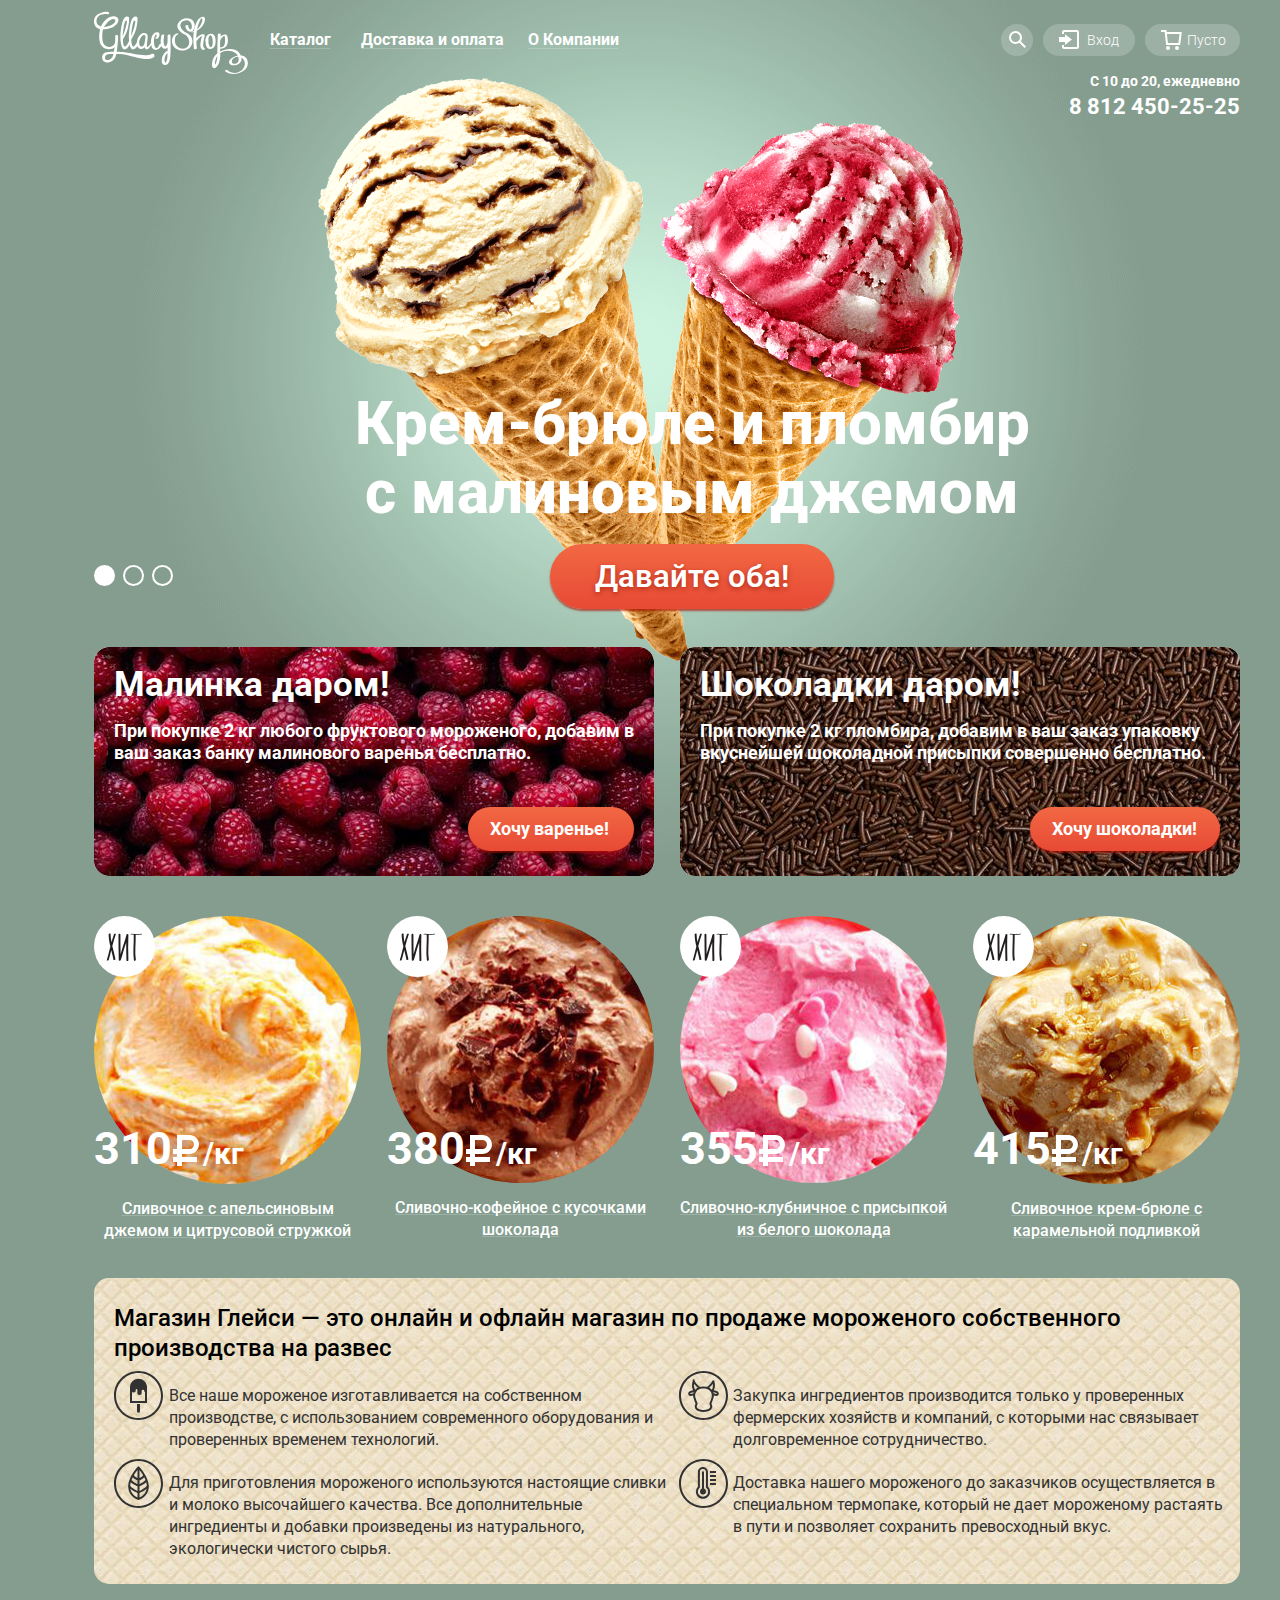
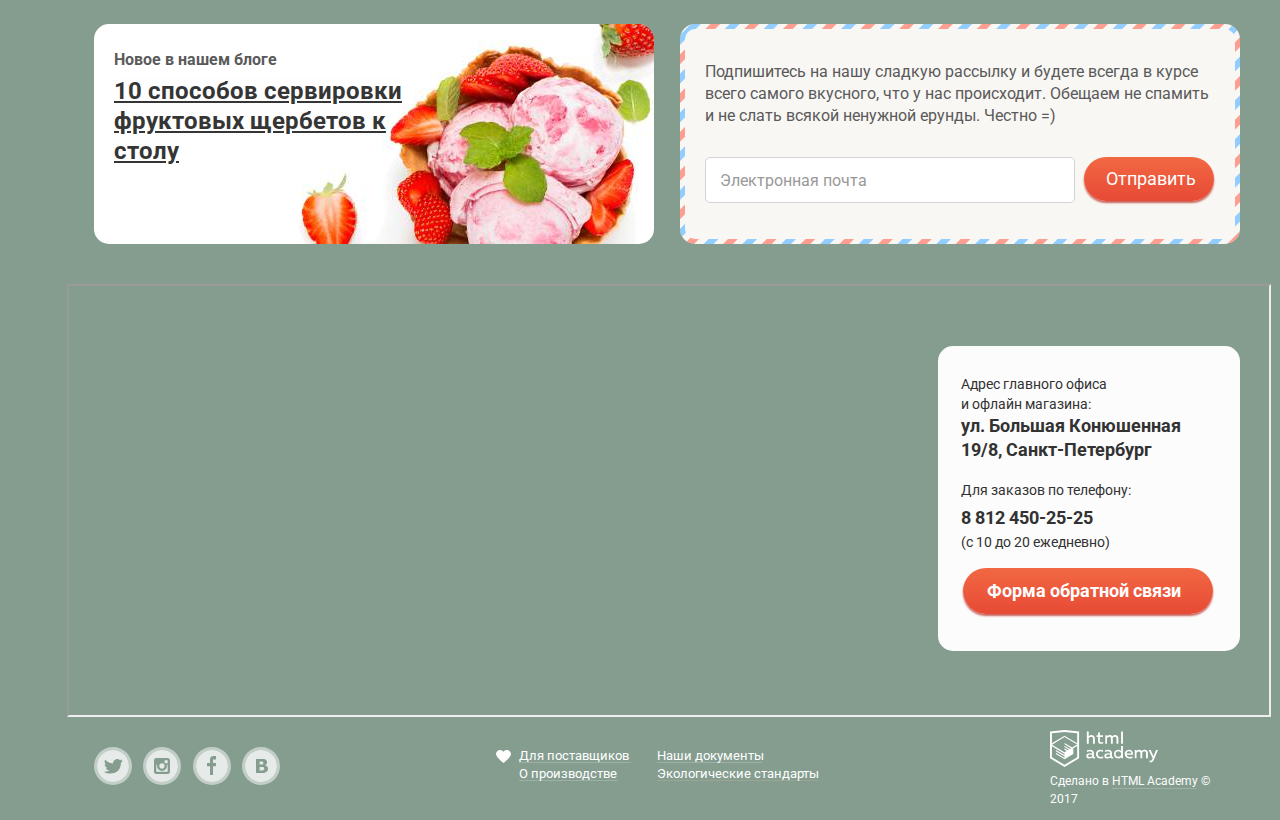
<file: index.html>
<!DOCTYPE html>
<html lang="ru">
  <head>
    <meta charset="utf-8">
    <title>GllacyShop Магазин мороженого</title>
    <link href="css/normalize.css" rel="stylesheet" type="text/css">
    <link href="css/style.css" rel="stylesheet">
    <link href="https://fonts.googleapis.com/css?family=Roboto" rel="stylesheet">
  </head>
  <body>
      <input type="radio" id="btn-1" name="toggle" checked>
      <input type="radio" id="btn-2" name="toggle">
      <input type="radio" id="btn-3" name="toggle">
      <div class="site-wrapper">
        <div class="content-wrapper">
         <div class="center-block">
          <header class="main-header">
            <nav class="main-navigation">
              <ul class="site-navigation">
                <li class="menu-logo">
                  <img src="img/logo.svg" alt="Gllacy магазин мороженого" width="154" height="64">
                </li>
                <li class="menu-catalog">
                  <a href="#">
                    Каталог
                  </a>
                  <ul class="catalog-menu">
                    <li><a href="#" class="news-catalog"><b>Новинки</b></a></li>
                    <li><a href="catalog.html" class="milk">Сливочное</a></li>
                    <li><a href="#" class="sherbet">Щербеты</a></li>
                    <li><a href="#" class="fruit-ice">Фруктовый лед</a></li>
                    <li><a href="#" class="melorin">Мелорин</a></li>
                  </ul>
                </li>
                <li class="delivery"><a href="#">Доставка и оплата</a></li>
                <li class="header-about-us"><a href="#">О Компании</a></li>
              </ul>
              <ul class="user-navigation">
                <li class="search-button">
                  <a href="#">
                  <span class="visually-hidden">
                    Поиск
                  </span>
                  </a>
                  <section class="modal header-search">
                    <h2 class="visually-hidden">Поиск</h2>
                    <form method="get">
                      <label for="search-site" class="visually-hidden">Поиск по сайту</label>
                      <input type="search" name="search-site" placeholder="Что ищем?" id="search-site">
                      <span class="help-placeholder">
                        Что ищем?
                      </span>
                      <span class="visually-hidden">
                        <button class="modal-close">
                        Закрыть
                        </button>
                      </span>
                    </form>
                  </section>
                </li>
                <li class="login-element">
                  <a class="login-link" href="#">Вход</a>
                  <section class="modal login-cabinet">
                    <h2 class="visually-hidden">Вход в личный кабинет</h2>
                    <form class="entry-site" method="post">
                      <p>
                        <input type="email" name="name" placeholder="Электронная почта" required>
                        <span class="help-placeholder">
                          Электронная почта
                        </span>
                      </p>
                      <p>
                        <input type="password" name="password-entry" placeholder="Пароль" required>
                        <span class="help-placeholder">
                          Пароль
                        </span>
                      </p>
                      <button type="submit" name="entry">
                        Войти
                      </button>
                    </form>
                    <div class="modal lost-password">
                      <a href="#">Забыли пароль?</a><br>
                      <a href="#">Новая регистрация</a>
                      <span class="visually-hidden">
                        <button class="modal-close">
                          Закрыть
                        </button>
                      </span>
                    </div>
                  </section>
                </li>
                <li class="empty-basket"><a href="#">Пусто</a></li>
              </ul>
            </nav>
            <div class="main-contacts">
              <span>С 10 до 20, ежедневно</span><br>
              <span>8 812 450-25-25</span>
            </div>
          </header>
          <div class="slider">
            <div class="slide" id="slide1">
              <div class="slide-title">Крем-брюле и пломбир с малиновым джемом</div>
              <a class="slide-btn" href="#">Давайте оба!</a>
            </div>
            <div class="slide" id="slide2">
              <div class="slide-title">Шоколадный пломбир и лимонный сорбет</div>
              <a class="slide-btn" href="#">Давайте оба!</a>
            </div>
            <div class="slide" id="slide3">
              <div class="slide-title">Пломбир с помадкой и клубничный щербет</div>
              <a class="slide-btn" href="#">Давайте оба!</a>
            </div>
            <div class="slider-controls">
              <label for="btn-1"></label>
              <label for="btn-2"></label>
              <label for="btn-3"></label>
            </div>
          </div>
      </div>
      <main class="container">
        <h1 class="visually-hidden">Глейси магазин мороженого</h1>
        <h2 class="visually-hidden">Специальные предложения</h2>
        <ul class="promo">
          <li>
            <article class="raspberry">
              <h3 class="promo-name">Малинка даром!</h3>
              <p>
                При покупке 2 кг любого фруктового мороженого, добавим в ваш заказ банку малинового варенья бесплатно.
              </p>
              <div class="want-button">
                <a class="button-free-rasberry" href="#">
                Хочу варенье!
                </a>
              </div>
            </article>
          </li>
          <li>
            <article class="chocolate">
              <h3 class="promo-name">Шоколадки даром!</h3>
              <p>
                При покупке 2 кг пломбира, добавим в ваш заказ упаковку вкуснейшей шоколадной присыпки совершенно бесплатно.
              </p>
              <div class="want-button">
                <a class="button-free-chocolate" href="#">
                Хочу шоколадки!
                </a>
              </div>
            </article>
          </li>
        </ul>
        <section class="our-hits">
          <h2 class="visually-hidden">Наши хиты</h2>
          <ul class="hits">
            <li>
              <article class="orange-ice-cream">
                <a href="#">
                  <img src="img/index/orange_ice_cream.jpg" alt="Сливочное с апельсиновым джемом и цитрусовой стружкой" width="200" height="200">
                  <div class="price-kg">
                    <span class="price-item">
                      310
                    </span>
                    <span class="visually-hidden">
                      рублей
                    </span>
                    <span class="kg">
                      /кг
                    </span>
                  </div>
                  <p>
                    Сливочное с апельсиновым джемом и цитрусовой стружкой
                  </p>
                </a>
              </article>
              <div class="modal quick-view">
                <button class="open-view">Быстрый просмотр</button>
              </div>
            </li>
            <li>
              <article class="coffee-ice-cream">
                <a href="#">
                  <img src="img/index/coffee_ice_cream.jpg" alt="Сливочно-кофейное с кусочками шоколада" width="200" height="200">
                  <div class="hit-price-kg">
                    <span class="price-item">
                      380
                    </span>
                    <span class="visually-hidden">
                      рублей
                    </span>
                    <span class="kg">
                      /кг
                    </span>
                  </div>
                  <p>
                    Сливочно-кофейное с кусочками шоколада
                  </p>
                </a>
              </article>
              <div class="modal quick-view">
                <button class="open-view">Быстрый просмотр</button>
              </div>
            </li>
            <li>
              <article class="strawberry-ice-cream">
                <a href="#">
                  <img src="img/index/strawberry_ice_cream.jpg" alt="Сливочно-клубничное с присыпкой из белого шоколада" width="200" height="200">
                  <div class="price-kg">
                    <span class="price-item">
                      355
                    </span>
                    <span class="visually-hidden">
                      рублей
                    </span>
                    <span class="kg">
                      /кг
                    </span>
                  </div>
                  <p>
                    Сливочно-клубничное с присыпкой из белого шоколада
                  </p>
                </a>
              </article>
              <div class="modal quick-view">
                <button class="open-view">Быстрый просмотр</button>
              </div>
            </li>
            <li>
              <article class="caramel-ice-cream">
                <a href="#">
                  <img src="img/index/caramel_ice_cream.jpg" alt="Сливочное крем-брюле с карамельной подливкой" width="200" height="200">
                  <div class="price-kg">
                    <span class="price-item">
                      415
                    </span>
                    <span class="visually-hidden">
                      рублей
                    </span>
                    <span class="kg">
                      /кг
                    </span>
                  </div>
                  <p>
                    Сливочное крем-брюле с карамельной подливкой
                  </p>
                </a>
              </article>
              <div class="modal quick-view">
                <button class="open-view">Быстрый просмотр</button>
              </div>
            </li>
          </ul>
        </section>
        <section class="gllacy-plus">
          <h2 class="visually-hidden">Преимущества Глейси</h2>
          <p class="short-description">Магазин Глейси — это онлайн и офлайн магазин по продаже мороженого собственного производства на развес</p>
          <div class="advantage">
            <p>Все наше мороженое изготавливается на собственном производстве, с использованием современного оборудования и проверенных временем технологий.</p>
            <p>Закупка ингредиентов  производится только у проверенных фермерских хозяйств и компаний, с которыми нас связывает долговременное сотрудничество.</p>
            <p>Для приготовления мороженого используются настоящие сливки и молоко высочайшего качества. Все дополнительные ингредиенты и добавки произведены из натурального, экологически чистого сырья.</p>
            <p>Доставка нашего мороженого до заказчиков осуществляется в специальном термопаке, который не дает мороженому растаять в пути и позволяет сохранить превосходный вкус.</p>
          </div>
        </section>
        <div class="news-mail">
          <article class="news">
            <h2 class="visually-hidden">Новости</h2>
            <span class="news-blog">Новое в нашем блоге</span><br>
            <span class="new-post">
              <a href="#">10 способов сервировки фруктовых щербетов к столу</a>
            </span>
          </article>
          <div class="mailing">
            <div class="striped-wrapper">
              <p>
                Подпишитесь на нашу сладкую рассылку и будете всегда в курсе всего самого вкусного, что у нас происходит. Обещаем не спамить и не слать всякой ненужной ерунды. Честно =)
              </p>
              <form class="email" method="post">
                <label for="newsletter" class="visually-hidden">Электронная почта</label>
                <input type="email" placeholder="Электронная почта" name="email" id="newsletter" required>
                <span class="help-placeholder">Электронная почта</span>
                <button class="send-email" type="submit">Отправить</button>
              </form>
            </div>
          </div>
        </div>
        <div class="map">
          <iframe src="https://yandex.ru/map-widget/v1/-/CBUf76hbGA" width="1200" height="429"></iframe>
          <img src="img/index/map.jpg" width="1200" height="429" alt="Магазин мороженого Gllacy. ул. Большая Конюшенная 19/8, Санкт-Петербург">
          <div class="contacts">
            <div>
              <p class="adress">
                <span>Адрес главного офиса и офлайн магазина:</span><br>
                <span>ул. Большая Конюшенная 19/8, Санкт-Петербург</span>
              </p>
              <p class="phone">
                <span>Для заказов по телефону:</span><br>
                <span>8 812 450-25-25</span><br>
                <span>(с 10 до 20 ежедневно)</span>
              </p>
            </div>
            <button class="feedback-link">Форма обратной связи</button>
          </div>
        </div>
      </main>
      <footer class="main-footer">
        <div class="footer-social">
          <ul class="socail">
            <li><a class="social-button twitter" href="#"><span class="visually-hidden">Твиттер</span></a></li>
            <li><a class="social-button instagram" href="#"><span class="visually-hidden">Инстаграм</span></a></li>
            <li><a class="social-button facebook" href="#"><span class="visually-hidden">Фэйсбук</span></a></li>
            <li><a class="social-button vkontakte" href="#"><span class="visually-hidden">Вконтакте</span></a></li>
          </ul>
        </div>
        <div class="footer-about-us">
          <ul class="about-making">
            <li><a href="#">Для поставщиков</a></li>
            <li><a href="#">О производстве</a></li>
          </ul>
          <ul class="about-documents">
            <li><a href="#">Наши документы</a></li>
            <li><a href="#">Экологические стандарты</a></li>
          </ul>
        </div>
        <div class="copyright">
          <a href="https://htmlacademy.ru/intensive/htmlcss"><img src="img/logo-htmlacademy.svg" alt="HTML Academy" height="39" width="108"></a><br>
          Сделано в <a href="https://htmlacademy.ru/intensive/htmlcss" class="academy-link">HTML Academy</a> © 2017
        </div>
      </footer>
      <section class="modal feedback-form">
          <h2 class="visually-hidden">Форма обратной связи</h2>
          <span>Мы обязательно вам ответим!</span>
          <form class="feedback-area" method="post">
            <p><input name="name" type="text" placeholder="Как Вас зовут?" id="feedback-name"><label for="feedback-name" class="help-placeholder">Как Вас зовут</label></p>
            <p><input name="email-in-form" type="email" placeholder="Ваша почта для ответа?" id="feedback-mail"><label for="feedback-mail" class="help-placeholder">Ваша почта для ответа?</label></p>
            <p><textarea name="feedback" placeholder="Напишите что-нибудь..." id="feedback"></textarea><label for="feedback" class="help-placeholder">Напишите что-нибудь...</label></p>
            <div class="button-place"><button type="submit" name="send-feedback">Отправить</button></div>
            <button class="modal-close"><span class="visually-hidden">Закрыть</span></button>
          </form>
      </section>
    </div>
   </div>
   <script src="js/script.js"></script>
  </body>
</html>
</file>
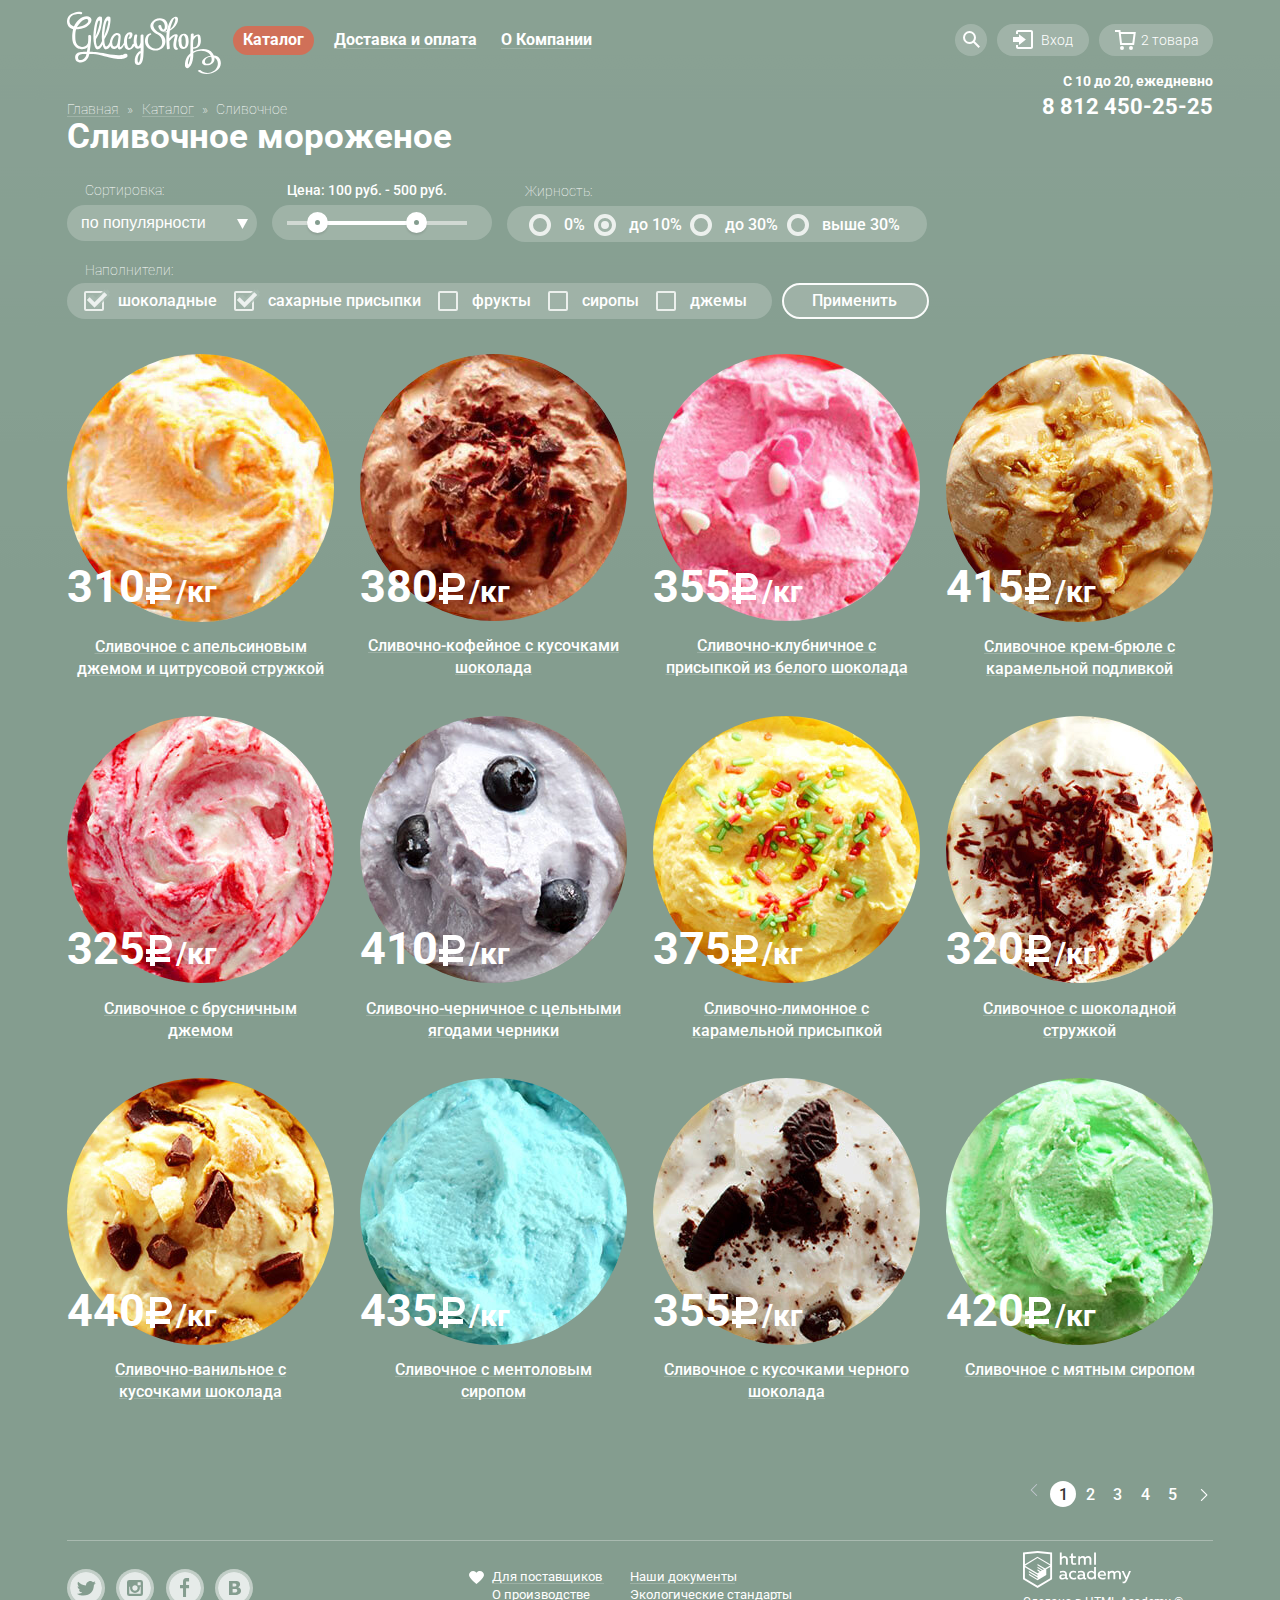
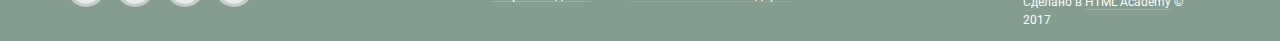
<file: catalog.html>
<!DOCTYPE html>
<html lang="ru">
  <head>
    <meta charset="utf-8">
    <title>GllacyShop Каталог: Сливочное мороженое</title>
    <link href="css/normalize.css" rel="stylesheet" type="text/css">
    <link href="css/style.css" rel="stylesheet" type="text/css">
    <link href="https://fonts.googleapis.com/css?family=Roboto" rel="stylesheet">
  </head>
  <body>
      <div class="shine">
        <div class="center-block">
        <header class="main-header">
          <nav class="main-navigation">
            <ul class="site-navigation">
              <li class="menu-logo"><a href="index.html"><img src="img/logo.svg" alt="Логотип GllacyShop" width="154" height="64"></a></li>
              <li class="current-page">
                <a href="">Каталог</a>
                <ul class="catalog-menu">
                  <li><a href="#" class="news-catalog"><b>Новинки</b></a></li>
                  <li><a href="catalog.html" class="milk">Сливочное</a></li>
                  <li><a href="#" class="sherbet">Щербеты</a></li>
                  <li><a href="#" class="fruit-ice">Фруктовый лед</a></li>
                  <li><a href="#" class="melorin">Мелорин</a></li>
                </ul>
              </li>
              <li class="delivery"><a href="#">Доставка и оплата</a></li>
              <li class="header-about-us"><a href="#">О Компании</a></li>
            </ul>
            <ul class="user-navigation">
              <li class="search-button">
                <a href="#"><span class="visually-hidden">Поиск</span></a>
                <section class="modal header-search">
                  <h2 class="visually-hidden">Поиск</h2>
                  <form method="get">
                    <label for="search-site" class="visually-hidden">Поиск по сайту</label>
                    <input type="search" name="search-site" placeholder="Что ищем?" id="search-site">
                    <span class="help-placeholder">
                      Что ищем?
                    </span>
                    <span class="visually-hidden">
                      <button class="modal-close">
                        Закрыть
                      </button>
                    </span>
                  </form>
                </section>
              </li>
              <li class="login-element">
                <a class="login-link" href="#">Вход</a>
                <section class="modal login-cabinet">
                  <h2 class="visually-hidden">Вход в личный кабинет</h2>
                  <form class="entry-site" method="post">
                    <p>
                      <input type="email" name="name" placeholder="Электронная почта" required>
                      <span class="help-placeholder">
                        Электронная почта
                      </span>
                    </p>
                    <p>
                      <input type="password" name="password-entry" placeholder="Пароль" required>
                      <span class="help-placeholder">
                        Пароль
                      </span>
                    </p>
                    <button type="submit" name="entry">
                    Войти
                    </button>
                  </form>
                  <div class="modal lost-password">
                    <a href="#">Забыли пароль?</a><br>
                    <a href="#">Новая регистрация</a>
                    <span class="visually-hidden">
                    <button class="modal-close">
                    Закрыть
                    </button>
                    </span>
                  </div>
                </section>
              </li>
              <li>
                <a href="#" class="full-backet">2 товара</a>
                <section class="modal basket-2">
                  <h2 class="visually-hidden">Ваши покупки</h2>
                  <table class="basket-table">
                    <tr>
                      <td class="delete-button1">
                        <button class="delete visually-hidden">
                        Удалить
                        </button>
                      </td>
                      <td class="purchase-goods1">
                        <a href="#">Пломбир с апельсиновым джемом</a>
                      </td>
                      <td class="price-basket">
                        1,5 кг х <span>200 руб.</span>
                      </td>
                      <td class="total-item">
                        300 руб.
                      </td>
                    </tr>
                    <tr>
                      <td class="delete-button2">
                        <button class="delete visually-hidden">
                        Удалить
                        </button>
                      </td>
                      <td class="purchase-goods2">
                        <a  href="#">Клубничный пломбир с присыпкой из белого шоколада</a>
                      </td>
                      <td class="price-basket">
                        1,5 кг х
                        <span>
                        300 руб.
                        </span>
                      </td>
                      <td class="total-item">
                        450 руб.
                      </td>
                    </tr>
                  </table>
                  <div class="make-order">
                    <span class="basket-total">Итого: 750 руб.</span>
                    <a href="#">Оформить заказ</a>
                  </div>
                  <button class="modal-close visually-hidden">Закрыть</button>
                </section>
              </li>
            </ul>
          </nav>
          <div class="main-contacts">
            <span>С 10 до 20, ежедневно</span><br>
            <span>8 812 450-25-25</span>
          </div>
        </header>
        <main class="container">
          <div class="breadcrumbs">
            <ul>
              <li><a href="index.html">Главная</a></li>
              <li>»</li>
              <li><a href="#">Каталог</a></li>
              <li>»</li>
              <li class="current-breadcrumbs">Сливочное</li>
            </ul>
          </div>
          <h1>Сливочное мороженое</h1>
          <section class="search-bar">
            <h2 class="visually-hidden">Фильтры поиска</h2>
            <form class="search" method="get">
              <fieldset>
                <span class="name-filter">Сортировка:</span><br>
                <select name="sorting" id="sorting">
                  <option label="по популярности">по популярности</option>
                  <option label="сначала недорогие">сначала недорогие</option>
                  <option label="саначала дорогие">сначала дорогие</option>
                  <option label="по жирности">по жирности</option>
                </select>
              </fieldset>
              <fieldset>
                <div class="filter-price">
                  <span class="filter-title">Цена: 100 руб. - 500 руб.</span>
                  <div class="price-line">
                    <div class="price-controller"></div>
                  </div>
                </div>
              </fieldset>
              <fieldset>
                <span class="name-filter">Жирность:</span><br>
                <div class="fat-block">
                  <input type="radio" name="fat" id="fat1" value="0"> <label for="fat1">0%</label>
                  <input type="radio" name="fat" id="fat2" value="10" checked> <label for="fat2">до 10%</label>
                  <input type="radio" name="fat" id="fat3" value="30"> <label for="fat3">до 30%</label>
                  <input type="radio" name="fat" id="fat4" value="30+"> <label for="fat4">выше 30%</label>
                </div>
              </fieldset>
              <fieldset>
                <span class="name-filter">Наполнители:</span><br>
                <div class="filler-block">
                  <input type="checkbox" name="filler" id="filler1" value="1" checked><label for="filler1">шоколадные</label>
                  <input type="checkbox" name="filler" id="filler2" value="2" checked><label for="filler2">сахарные присыпки</label>
                  <input type="checkbox" name="filler" id="filler3" value="3"><label for="filler3">фрукты</label>
                  <input type="checkbox" name="filler" id="filler4" value="4"><label for="filler4">сиропы</label>
                  <input type="checkbox" name="filler" id="filler5" value="5"><label for="filler5">джемы</label>
                </div>
              </fieldset>
              <fieldset>
                <button class="start-search" type="submit">Применить</button>
              </fieldset>
            </form>
          </section>
      <section class="sorts-of-ice-cream">
     <h2 class="visually-hidden">Виды сливочного мороженого</h2>
     <div class="catalog">
        <article class="item">
           <a href="#">
              <img src="img/catalog/orange_ice_cream.jpg" alt="Сливочное с апельсиновым джемом и цитрусовой стружкой" width="200" height="200">
              <div class="price-kg">
                 <span class="price-item">
                 310
                 </span>
                 <span class="visually-hidden">
                 рублей
                 </span>
                 <span class="kg">
                 /кг
                 </span>
              </div>
              <p>Сливочное с апельсиновым джемом и цитрусовой стружкой</p>
           </a>
           <div class="modal quick-view">
              <button class="open-view">Быстрый просмотр</button>
           </div>
        </article>
        <article class="item">
           <a href="#">
              <img src="img/catalog/coffee_ice_cream.jpg" alt="Сливочно-кофейное с кусочками шоколада" width="200" height="200">
              <div class="price-kg">
                 <span class="price-item">
                 380
                 </span>
                 <span class="visually-hidden">
                 рублей
                 </span>
                 <span class="kg">
                 /кг
                 </span>
              </div>
              <p>Сливочно-кофейное с кусочками шоколада</p>
           </a>
           <div class="modal quick-view">
              <button class="open-view">Быстрый просмотр</button>
           </div>
        </article>
        <article class="item">
           <a href="#">
              <img src="img/catalog/strawberry_ice_cream.jpg" alt="Сливочно-клубничное с присыпкой из белого шоколада" width="200" height="200">
              <div class="price-kg">
                 <span class="price-item">
                 355
                 </span>
                 <span class="visually-hidden">
                 рублей
                 </span>
                 <span class="kg">/кг</span>
              </div>
              <p>Сливочно-клубничное с присыпкой из белого шоколада</p>
           </a>
           <div class="modal quick-view">
              <button class="open-view">Быстрый просмотр</button>
           </div>
        </article>
        <article class="item">
           <a href="#">
              <img src="img/catalog/caramel_ice_cream.jpg" alt="Сливочное крем-брюле с карамельной подливкой" width="200" height="200">
              <div class="price-kg">
                 <span class="price-item">
                 415
                 </span>
                 <span class="visually-hidden">
                 рублей
                 </span>
                 <span class="kg">
                 /кг
                 </span>
              </div>
              <p>Сливочное крем-брюле с карамельной подливкой</p>
           </a>
           <div class="modal quick-view">
              <button class="open-view">Быстрый просмотр</button>
           </div>
        </article>
        <article class="item">
           <a href="#">
              <img src="img/catalog/lingonberry_ice_cream.jpg" alt="Сливочное с брусничным джемом" width="200" height="200">
              <div class="price-kg">
                 <span class="price-item">
                 325
                 </span>
                 <span class="visually-hidden">
                 рублей
                 </span>
                 <span class="kg">
                 /кг
                 </span>
              </div>
              <p>Сливочное с брусничным джемом</p>
           </a>
           <div class="modal quick-view">
              <button class="open-view">Быстрый просмотр</button>
           </div>
        </article>
        <article class="item">
           <a href="#">
              <img src="img/catalog/blueberry_ice_cream.jpg" alt="Сливочно-черничное с цельными ягодами черники" width="200" height="200">
              <div class="price-kg">
                 <span class="price-item">
                 410
                 </span>
                 <span class="visually-hidden">
                 рублей
                 </span>
                 <span class="kg">
                 /кг
                 </span>
              </div>
              <p>Сливочно-черничное с цельными ягодами черники</p>
           </a>
           <div class="modal quick-view">
              <button class="open-view">Быстрый просмотр</button>
           </div>
        </article>
        <article class="item">
           <a href="#">
              <img src="img/catalog/lemon_ice_cream.jpg" alt="Сливочно-лимонное с карамельной присыпкой" width="200" height="200">
              <div class="price-kg">
                 <span class="price-item">
                 375
                 </span>
                 <span class="visually-hidden">
                 рублей
                 </span>
                 <span class="kg">
                 /кг
                 </span>
              </div>
              <p>Сливочно-лимонное с карамельной присыпкой</p>
           </a>
           <div class="modal quick-view">
              <button class="open-view">Быстрый просмотр</button>
           </div>
        </article>
        <article class="item">
           <a href="#">
              <img src="img/catalog/with_chocolate_ice_cream.jpg" alt="Сливочное с шоколадной стружкой" width="200" height="200">
              <div class="price-kg">
                 <span class="price-item">
                 320
                 </span>
                 <span class="visually-hidden">
                 рублей
                 </span>
                 <span class="kg">
                 /кг
                 </span>
              </div>
              <p>Сливочное с шоколадной стружкой</p>
           </a>
           <div class="modal quick-view">
              <button class="open-view">Быстрый просмотр</button>
           </div>
        </article>
        <article class="item">
           <a href="#">
              <img src="img/catalog/vanilla_ice_cream.jpg" alt="Сливочно-ванильное с кусочками шоколада" width="200" height="200">
              <div class="price-kg">
                 <span class="price-item">
                 440
                 </span>
                 <span class="visually-hidden">
                 рублей
                 </span>
                 <span class="kg">
                 /кг
                 </span>
              </div>
              <p>Сливочно-ванильное с кусочками шоколада</p>
           </a>
           <div class="modal quick-view">
              <button class="open-view">Быстрый просмотр</button>
           </div>
        </article>
        <article class="item">
           <a href="#">
              <img src="img/catalog/menthol_ice_cream.jpg" alt="Сливочноe с ментоловым сиропом" width="200" height="200">
              <div class="price-kg">
                 <span class="price-item">
                 435
                 </span>
                 <span class="visually-hidden">
                 рублей
                 </span>
                 <span class="kg">
                 /кг
                 </span>
              </div>
              <p>Сливочноe с ментоловым сиропом</p>
           </a>
           <div class="modal quick-view">
              <button class="open-view">Быстрый просмотр</button>
           </div>
        </article>
        <article class="item">
           <a href="#">
              <img src="img/catalog/with_dark_chocolate_ice_cream.jpg" alt="Сливочное с кусочками черного шоколада" width="200" height="200">
              <div class="price-kg">
                 <span class="price-item">
                 355
                 </span>
                 <span class="visually-hidden">
                 рублей
                 </span>
                 <span class="kg">
                 /кг
                 </span>
              </div>
              <p>Сливочное с кусочками черного шоколада</p>
           </a>
           <div class="modal quick-view">
              <button class="open-view">Быстрый просмотр</button>
           </div>
        </article>
        <article class="item">
           <a href="#">
              <img src="img/catalog/mint_ice_cream.jpg" alt="Сливочное с мятным сиропом" width="200" height="200">
              <div class="price-kg">
                 <span class="price-item">
                 420
                 </span>
                 <span class="visually-hidden">
                 рублей
                 </span>
                 <span class="kg">
                 /кг
                 </span>
              </div>
              <p>Сливочное с мятным сиропом</p>
           </a>
           <div class="modal quick-view">
              <button class="open-view">Быстрый просмотр</button>
           </div>
        </article>
     </div>
  </section>
  <div class="page-number">
     <ul>
        <li><button class="previous-page"><span class="visually-hidden">Предыдущая страница</span></button></li>
        <li class="number-list-current">1</li>
        <li><a href="#">2</a></li>
        <li><a href="#">3</a></li>
        <li><a href="#">4</a></li>
        <li><a href="#">5</a></li>
        <li>
           <button class="next-page">
              <svg xmlns="http://www.w3.org/2000/svg" xmlns:xlink="http://www.w3.org/1999/xlink" preserveAspectRatio="xMidYMid" width="8" height="12" viewBox="0 0 8 12">
                 <image xlink:href="[data-uri]" width="8" height="12"/>
              </svg>
              <span class="visually-hidden">Следующая страница</span>
           </button>
        </li>
     </ul>
  </div>
  </main>
  <footer class="main-footer">
     <div class="footer-social">
        <ul class="socail">
           <li><a class="social-button twitter" href="#"><span class="visually-hidden">Твиттер</span></a></li>
           <li><a class="social-button instagram" href="#"><span class="visually-hidden">Инстаграм</span></a></li>
           <li><a class="social-button facebook" href="#"><span class="visually-hidden">Фэйсбук</span></a></li>
           <li><a class="social-button vkontakte" href="#"><span class="visually-hidden">Вконтакте</span></a></li>
        </ul>
     </div>
     <div class="footer-about-us">
        <ul class="about-making">
           <li><a href="#">Для поставщиков</a></li>
           <li><a href="#">О производстве</a></li>
        </ul>
        <ul class="about-documents">
           <li><a href="#">Наши документы</a></li>
           <li><a href="#">Экологические стандарты</a></li>
        </ul>
     </div>
     <div class="copyright">
        <a href="https://htmlacademy.ru/intensive/htmlcss"><img src="img/logo-htmlacademy.svg" alt="HTML Academy" height="39" width="108"></a><br>
        Сделано в <a href="https://htmlacademy.ru/intensive/htmlcss" class="academy-link">HTML Academy</a> © 2017
      </div>
     </footer>
    </div>
   </div>
  </body>
 </html>
</file>
<file: css/style.css>
html, body {
  width: 100%;
  padding: 0px;
  margin: 0px;
  font-family: "Roboto", "Arial", sans-serif;
  background-color: rgb(132, 157, 143);
}

a {
  color: inherit;
  font-family: inherit;
  font-weight: inherit;
  font-style: inherit;
  text-decoration: none;
  line-height: inherit;
}

img {
  max-width: 100%;
  height: auto;
}

.visually-hidden {
	position: absolute;
	overflow: hidden;
	clip: rect(0 0 0 0);
	height: 1px;
	width: 1px;
	margin: -1px;
	padding: 0;
	border: 0;
}

div.center-block {
   width: 1200px;
   margin-left: auto;
   margin-right: auto;
   margin-top: 0px;
   margin-bottom: 0px;
}

.main-header {
  width: 1146px;
  margin-top: -5px;
  margin-left: 27px;
  margin-right: 27px;
  color: rgb(255, 255, 255);
  font-size: 16px;
  font-weight: bold;
  line-height: 18px;
  display: flex;
  flex-direction: column;
  flex-wrap: wrap;
  justify-content: flex-start;
  align-items: flex-end;
  position: relative;
}


.site-navigation {
  max-width: 700px;
  padding: 0;
  display: flex;
  flex-direction: row;
  flex-wrap: wrap;
  justify-content: space-between;
  align-items: center;
}

.site-navigation li {
  list-style-type: none;
  display: inline-block;
  position: relative;
}

.menu-catalog, .delivery, .header-about-us {
  display: inline-block;
  text-align: center;
  padding-left: 10px;
  padding-right: 10px;
  padding-bottom: 6px;
  padding-top: 5px;
  margin-left: 10px;
  margin-top: -9px;
  position: relative;
}

.menu-catalog::after {
  content: " ";
  width: 60px;
  height: 1px;
  background-color: rgba(255, 255, 255, 0.2);
  position: absolute;
  top: 22px;
  left: 10px;
}

.delivery::after {
  content: " ";
  width: 142px;
  height: 1px;
  background-color: rgba(255, 255, 255, 0.2);
  position: absolute;
  top: 22px;
  left: 10px;
}

.header-about-us::after {
  content: " ";
  width: 90px;
  height: 1px;
  background-color: rgba(255, 255, 255, 0.2);
  position: absolute;
  top: 22px;
  left: 10px;
}

.menu-catalog {
  margin-left: 12px;
}

.header-about-us {
  margin-left: 4px;
}

.menu-catalog:hover, .delivery:hover, .header-about-us:hover {
  background-color: rgb(247, 246, 243);
  color: rgb(51, 51, 51);
  font-size: 16px;
  line-height: 18px;
  border-radius: 30px;
}

.menu-catalog:active, .delivery:active, .header-about-us:active {
  background-color: rgb(247, 246, 243);
  color: rgb(51, 51, 51);
  border-radius: 30px;
  box-shadow: inset 0px 3px 3px rgb(105, 105,105);
  -moz-box-shadow: inset 0px 3px 3px rgb(105, 105,105);
  -webkit-box-shadow: inset 0px 3px 3px rgb(105, 105,105);
}

.site-navigation li:nth-child(2):hover .catalog-menu {
  display: block;
  top: 30px;
  left: 0px;
}

.user-navigation {
  width: 290px;
  position: relative;
  padding: 0;
  display: flex;
  flex-direction: row;
  justify-content: flex-end;
  align-items: center;
  display: flex;
  flex-direction: row;
  flex-wrap: wrap;
  justify-content: flex-end;
  align-items: center;
}

.user-navigation li {
  list-style-type: none;
  display: inline-block;
  margin-left: 5px;
  margin-top: -10px;
  font-size: 14px;
  line-height: 16px;
  font-weight: 300;
  padding: 0;
}

.user-navigation li:first-child {
  display: inline-block;
  width: 30px;
  padding-top: 9px;
  padding-bottom: 5px;
  border-radius: 30px;
  margin-right: 7px;
  margin-top: -12px;
}

.search-button a {
  display: inline-block;
  width: 32px;
  height: 32px;
  border-radius: 30px;
  background-color: rgba(255, 255, 255, 0.2);
  background-image: url("../img/magnifer.svg");
  background-repeat: no-repeat;
  background-position: center;
  cursor: pointer;
}

.search-button a:hover {
  background-color: rgb(248, 247, 244);
}

.search-button {
  position: relative;
}

.search-button:hover .header-search {
  display: block;
  z-index: 3;
}

.user-navigation li:first-child a:hover {
  background-image: url("../img/magnifer_black.svg");
  background-repeat: no-repeat;
  background-position: center;
}

.login-link:hover {
  background-image: url("../img/enter_black.svg");
  background-repeat: no-repeat;
  background-position: 16px 6px;
}

.user-navigation li:nth-of-type(2):hover .login-cabinet {
  display: block;
  right: 125px;
  top: 38px;
}

.user-navigation li:last-child {
  display:
  width: 60px;
  position: relative;
  border-radius: 20px;
  padding-left: 42px;
  padding-right: 14px;
  padding-top: 8px;
  padding-bottom: 8px;
  margin-left: 10px;
  background-image: url("../img/basket.svg");
  background-position: 16px 6px;
  background-repeat: no-repeat;
  background-color: rgba(255, 255, 255, 0.2);
  cursor: pointer;
}

.user-navigation li:last-child:hover {
  background-image: url("../img/catalog/red_basket.svg");
  background-position: 16px 6px;
  background-repeat: no-repeat;
}

.user-navigation li:last-child:hover .basket-2 {
  display: block;
  right: 0;
  top: 34px;
}

.user-navigation li:hover {
  color: rgb(50, 50, 50);
}

.user-navigation li.login-element {
  padding-top: 20px;
  padding-bottom: 20px;
}

.login-link {
  border-radius: 20px;
  padding-left: 44px;
  padding-right: 16px;
  padding-top: 8px;
  padding-bottom: 8px;
  background-color: rgba(255, 255, 255, 0.2);
  background-image: url("../img/enter.svg");
  background-repeat: no-repeat;
  background-position: 16px 6px;
  position: relative;
}

.main-navigation {
  width: 1146px;
  display: flex;
  flex-direction: row;
  flex-wrap: wrap;
  justify-content: space-between;
  align-items: center;
}


.main-contacts {
  margin-top: -23px;
  text-align: right;
}

.main-contacts span:first-child {
  display: inline-block;
  font-size: 14px;
  line-height: 16px;
  margin-left: 5px;
}

.main-contacts span:last-child {
  font-size: 22px;
  line-height: 24px;
  display: inline-block;
  padding-top: 5px;
}

body > input[type="radio"] {
  display: none;
}

.slide {
  display: none;
}


#btn-1:checked ~ .site-wrapper #slide1,
#btn-2:checked ~ .site-wrapper #slide2,
#btn-3:checked ~ .site-wrapper #slide3 {
  display: block;
}

#btn-1:checked ~ .site-wrapper label[for="btn-1"],
#btn-2:checked ~ .site-wrapper label[for="btn-2"],
#btn-3:checked ~ .site-wrapper label[for="btn-3"] {
  background-color: #ffffff;
}

#btn-1:checked ~ .site-wrapper {
  background-color: #849d8f;
  background-image: url("../img/index/background1.png");
}

#btn-2:checked ~ .site-wrapper {
  background-color: #8996a6;
  background-image: url("../img/index/background2.png");
}

#btn-3:checked ~ .site-wrapper {
  background-color: #9d8b84;
  background-image: url("../img/index/background3.png");
}

.site-wrapper {
  min-width: 1046px;
  min-height: 881px;
  background-repeat: no-repeat;
  background-position: top center;
  transition: background-image 0.5s ease, background-color 0.5s ease;
}

.content-wrapper {
  width: 1146px;
  margin: 0 auto;
  padding: 0 0;
}

.slider {
  position: relative;
  padding-top: 260px;
  margin-left: 50px;
  margin-top: 10px;
  text-align: center;
  color: #ffffff;
}

.slide-title {
  width: 700px;
  margin: 0 auto;
  margin-bottom: 30px;
  font-weight: 800;
  font-size: 60px;
}

.slide-btn {
  display: inline-block;
  padding: 12px 45px;
  margin-top: -13px;
  font-weight: 600;
  font-size: 31px;
  line-height: 41px;
  vertical-align: top;
  color: #ffffff;
  text-decoration: none;
  text-shadow: 0 2px 5px rgba(160, 32, 11, 0.76);
  background: #f26843;
  background: -moz-linear-gradient(top, #f26843 0%, #e74a35 100%);
  background: -webkit-linear-gradient(top, #f26843 0%, #e74a35 100%);
  background: linear-gradient(to bottom, #f26843 0%, #e74a35 100%);
  border-radius: 100px;
  box-shadow: 0 2px 2px rgba(172, 16, 0, 0.64);
}

.slide-btn:hover {
  background: -moz-linear-gradient(top, #f58669 0%, #ec6f5e 100%);
  background: -webkit-linear-gradient(top, #f58669 0%, #ec6f5e 100%);
  background: inear-gradient(to bottom, #f58669 0%, #ec6f5e 100%);
  box-shadow: 0 2px 2px rgba(172, 16, 0, 1);
}

.slide-btn:active {
  background: -moz-linear-gradient(top, #d84732 0%, #e1613e 100%);
  background: -webkit-linear-gradient(top, #d84732 0%, #e1613e 100%);
  background: linear-gradient(to bottom, #d84732 0%, #e1613e 100%);
  box-shadow: inset 0 2px 2px rgba(172, 16, 0, 1);
}

.slider-controls label {
  display: inline-block;
  width: 17px;
  height: 17px;
  margin-right: 8px;
  vertical-align: top;
  background-color: transparent;
  border: 2px solid #ffffff;
  border-radius: 50%;
  cursor: pointer;
}

.slider-controls label:hover {
  background-color: rgba(255, 255, 255, 0.4);
}

.slider-controls {
  position: absolute;
  bottom: 23px;
  left: -23px;
  z-index: 50;
  font-size: 0;
}

.site-wrapper::before, .site-wrapper::after {
  content: " ";
  visibility: hidden;
}

.site-wrapper::before {
  background-image: url("../img/index/background2.png");
}

.site-wrapper::after {
  background-image: url("../img/index/background3.png");
}

.current-page {
  background-color: rgb(208, 112, 88);
  border-radius: 15px;
  display: inline-block;
  text-align: center;
  padding-left: 10px;
  padding-right: 10px;
  padding-bottom: 6px;
  padding-top: 5px;
  margin-left: 10px;
  margin-top: -9px;
  margin-left: 12px;
  position: relative;
}

.promo a {
  font-size: 18px;
}

.promo {
  margin-top: 38px;
  width: 1146px;
  padding: 0;
  margin-left: 27px;
  margin-right: 27px;
  color: rgb(255, 255, 255);
  font-size: 18px;
  font-weight: bold;
  line-height: 22px;
  display: flex;
  flex-direction: row;
  flex-wrap: wrap;
  justify-content: space-between;
}

.promo li {
  list-style-type: none;
}


.promo-name {
  display: inline-block;
  color: rgb(255, 255, 255);
  font-size: 35px;
  font-weight: bold;
  line-height: 41px;
  margin-left: 20px;
  margin-top: 17px;
}

.promo p {
  margin-left: 20px;
  margin-top: -20px;
}

.button-free-rasberry {
  width: 130px;
}

.button-free-chocolate {
  width: 154px;
}

.button-free-rasberry, .button-free-chocolate {
  display: inline-block;
  color: rgb(255, 255, 255);
  font-size: 18px;
  font-weight: 700;
  line-height: 24px;
  font-family: inherit;
  border-radius: 30px;
  background: #f26843;
  background: -moz-linear-gradient(top, #f26843 0%, #e74a35 100%);
  background: -webkit-linear-gradient(top, #f26843 0%, #e74a35 100%);
  background: linear-gradient(to bottom, #f26843 0%, #e74a35 100%);
  box-shadow: 0 2px 2px rgba(172, 16, 0, 0.64);
  padding-left: 22px;
  padding-right: 14px;
  padding-top: 10px;
  padding-bottom: 10px;
  margin-top: 5px;
}

.want-button {
  width: auto;
  display: flex;
  flex-direction: row;
  justify-content: flex-end;
  align-items: stretch;
  flex-wrap: wrap;
  margin-right: 20px;
  margin-top: 38px;
}

.button-free-chocolate:hover, .button-free-rasberry:hover {
  background: -moz-linear-gradient(top, #f58669 0%, #ec6f5e 100%);
  background: -webkit-linear-gradient(top, #f58669 0%, #ec6f5e 100%);
  background: linear-gradient(to bottom, #f58669 0%, #ec6f5e 100%);
  box-shadow: 0 2px 2px rgba(172, 16, 0, 1);
}

.button-free-chocolate:active, .button-free-rasberry:active {
  background: -moz-linear-gradient(top, #d84732 0%, #e1613e 100%);
  background: -webkit-linear-gradient(top, #d84732 0%, #e1613e 100%);
  background: linear-gradient(to bottom, #d84732 0%, #e1613e 100%);
  box-shadow: inset 0 2px 2px rgba(172, 16, 0, 1);
}

.promo li article {
  width: 560px;
  min-height: 229px;
  position: relative;
}

.raspberry {
  background-image: url("../img/index/raspberry_background.jpg");
  background-color: rgb(167, 31, 67);
  background-repeat: no-repeat;
  background-position: center;
  background-size: 560px 229px;
  border-radius: 15px;
}

.chocolate {
  background-image: url("../img/index/chocolate_background.jpg");
  background-color: rgb(75, 48, 32);
  background-repeat: no-repeat;
  background-position: center;
  background-size: 560px 229px;
  border-radius: 15px;

}

.our-hits {
  width: 1146px;
  margin-left: 27px;
  margin-right: 27px;
  margin-top: 40px;
}

.hits {
  width: auto;
  padding: 0;
  display: flex;
  flex-direction: row;
  flex-wrap: wrap;
  justify-content: space-between;
  align-items: flex-start;
}

.hits img {
  border-radius: 100%;
  width: 267px;
  height: auto;
}

.hits li {
  list-style-type: none;
  padding: 0;
  width: 267px;
  min-height: 330px;
  text-align: center;
  position: relative;
  z-index: 12;
}

.hits li:hover .quick-view {
  display: block;
}

.hits li article {
  cursor: pointer;
  z-index: 12;
}

.hit-price-kg {
  width: 155px;
  text-decoration: none;
  position: absolute;
  left: 0;
  top: 210px;
  display: flex;
  flex-direction: row;
  justify-content: flex-start;
  flex-wrap: nowrap;
  align-items: baseline;
  z-index: 122;
}

.our-hits p {
  display: inline-block;
  margin-top: 10px;
  color: rgb(255, 255, 255);
  font-size: 16px;
  font-weight: 500;
  text-decoration: underline;
  text-decoration-color: rgba(255, 255, 255, 0.2);
  line-height: 22px;
  z-index: 150;
}

.our-hits p:hover {
  color: rgb(255, 188, 158);
}

.our-hits p:active {
  color: rgb(255, 188, 158);
}

.hits article::before {
  content: url("../img/index/hit.svg");
  position: absolute;
  left: 0;
  top: 0;
}


.gllacy-plus {
  width: 1146px;
  margin-left: 27px;
  margin-right: 27px;
  margin-top: -4px;
  position: relative;
  background-image: url("../img/index/vaffle-background.jpg");
  background-color: rgb(239, 227, 205);
  border-radius: 15px;
  padding-bottom: 8px;
}

.short-description {
  font-size: 24px;
  font-weight: 500;
  line-height: 30px;
  margin-left: 20px;
  padding-top: 25px;
}

.advantage {
  margin-left: 20px;
  margin-top: -18px;
  color: rgb(50, 50, 50);
  position: relative;
  display: flex;
  flex-direction: row;
  flex-wrap: wrap;
  justify-content: flex-start;
}

.advantage p {
  display: inline-block;
  width: 500px;
  padding-left: 55px;
  font-size: 16px;
  font-weight: normal;
  line-height: 22px;
}

.advantage p:nth-child(2), .advantage p:last-child {
  padding-left: 64px;
}

.advantage p:nth-child(3), .advantage p:last-child {
 display: inline-block;
 margin-top: 5px;
}

.advantage p:first-child::before {
  content: " ";
  width: 50px;
  height: 50px;
  background-image: url("../img/index/ice_cream.svg");
  background-repeat: no-repeat;
  position: absolute;
  left: 0px;
  top: 2px;
}

.advantage p:nth-child(2)::before {
  content: " ";
  width: 50px;
  height: 50px;
  background-image: url("../img/index/leaf.svg");
  background-repeat: no-repeat;
  position: absolute;
  left: 0px;
  top: 90px;
}

.advantage p:nth-child(3)::before {
  content: " ";
  width: 50px;
  height: 50px;
  background-image: url("../img/index/cow.svg");
  background-repeat: no-repeat;
  position: absolute;
  left: 565px;
  top: 2px;
}

.advantage p:last-child::before {
  content: " ";
  width: 50px;
  height: 50px;
  background-image: url("../img/index/thermometer.svg");
  background-repeat: no-repeat;
  position: absolute;
  left: 565px;
  top: 90px;
}

.news-mail {
  width: 1146px;
  margin-left: 27px;
  margin-right: 27px;
  margin-top: 40px;
  display: flex;
  flex-direction: row;
  flex-wrap: wrap;
  justify-content: space-between;
  align-items: flex-start;
}

.news {
  width: 560px;
  min-height: 220px;
  background-image: url("../img/index/news_strawberry_background.jpg");
  background-color: rgb(254, 254, 254);
  background-repeat: no-repeat;
  background-position: center;
  background-size: auto;
  border-radius: 15px;
}

.news-blog {
  color: rgb(90, 90, 90);
  font-size: 16px;
  font-weight: 700;
  line-height: 22px;
  display: inline-block;
  margin-left: 20px;
  margin-top: 25px;
}

.new-post {
  display: inline-block;
  width: 290px;
  min-height: 90px;
  margin-left: 20px;
  margin-top: 5px;
}

.news  a {
  color: rgb(53, 53, 53);
  background-color: rgba(254, 254, 254, 0.8);
  font-size: 24px;
  font-weight: bold;
  line-height: 30px;
  text-decoration: underline;
  display: inline;
}

.news a:hover {
  color: rgb(232, 77, 55);
}

.news a:active {
  color: rgb(232, 77, 55);
}

.mailing {
  border-radius: 15px;
  padding: 1px 0;
	color: #5a5a5a;
	background: #f8f7f4 url("../img/index/mail_background.png");
  border-image-width: 6px;
  border-image-slice: 6;
  border-image-repeat: round;
  position: relative;
  z-index: 10;
}

.striped-wrapper {
  position: relative;
	box-sizing: border-box;
	margin: 4px 5px;
	background-color: #f8f7f4;
  min-height: 210px;
	border-radius: 10px;
}

.mailing p {
  display: inline-block;
  width: 505px;
  min-height: 90px;
  padding-left: 20px;
  padding-top: 16px;
  color: rgb(90, 90, 90);
  font-size: 16px;
  line-height: 22px;
}

.email {
  width: 509px;
  margin-left: 20px;
  margin-right: 21px;
  margin-top: -10px;
  display: flex;
  flex-direction: row;
  flex-wrap: wrap;
  justify-content: space-between;
  align-items: flex-start;
}

.email input[type="email"] {
  width: 352px;
  height: 42px;
  border: 1px solid rgb(211, 211, 210);
  border-radius: 5px;
  padding-left: 14px;
  cursor: text;
  font-family: inherit;
  font-weight: 900;
  color: rgb(50, 50, 50);
  font-size: 16px;
  font-weight: 900;
  line-height: 24px;
  font-family: inherit;
  position: relative;
}


.mailing input[type="email"]::-webkit-input-placeholder {
  color: rgb(153, 153, 153);
  font-size: 16px;
  line-height: 24px;
  font-weight: normal;

}

.mailing input[type="email"]::-moz-placeholder {
  color: rgb(153, 153, 153);
  font-size: 16px;
  line-height: 24px;
  font-weight: normal;
}

.mailing input[type="email"]:focus::-webkit-input-placeholder {
  font-size: 0;
}

.mailing input[type="email"]:focus::-moz-placeholder {
  font-size: 0;
}

.email input[type="email"]:hover {
  border: 2px solid rgb(211, 211, 210);
  width: 350px;
  height: 40px;
}

.mailing input[type="email"]:focus {
  outline: 0px;
  border: 2px solid rgb(91,157,223);
  width: 350px;
  height: 40px;
}

.mailing input[type="email"]:focus + span {
  display: inline-block;
  position: absolute;
  left: 35px;
  top: 113px;
}

.mailing input[type="email"]:focus:not(:empty) {
  border: 3px solid red;
}

.help-placeholder {
  display: none;
  color: rgb(91, 157,223);
  font-size: 11px;
  line-height: 13px;
  font-weight: lighter;
}

.send-email {
  display: inline-block;
  width: 130px;
  color: rgb(254, 254, 254);
  font-size: 18px;
  font-weight: 400;
  line-height: 24px;
  padding-left: 22px;
  padding-right: 25px;
  padding-top: 10px;
  padding-bottom: 10px;
  border-radius: 30px;
  background: #f26843;
  background: -moz-linear-gradient(top, #f26843 0%, #e74a35 100%);
  background: -webkit-linear-gradient(top, #f26843 0%, #e74a35 100%);
  background: linear-gradient(to bottom, #f26843 0%, #e74a35 100%);
  box-shadow: 0 2px 2px rgba(172, 16, 0, 0.64);
  float: right;
  font-family: inherit;
  cursor: pointer;
  border: 0;
}

.send-email:hover {
  background: -moz-linear-gradient(top, #f58669 0%, #ec6f5e 100%);
  background: -webkit-linear-gradient(top, #f58669 0%, #ec6f5e 100%);
  background: linear-gradient(to bottom, #f58669 0%, #ec6f5e 100%);
  box-shadow: 0 2px 2px rgba(172, 16, 0, 1);
}

.send-email:active {
  background: -moz-linear-gradient(top, #d84732 0%, #e1613e 100%);
  background: -webkit-linear-gradient(top, #d84732 0%, #e1613e 100%);
  background: linear-gradient(to bottom, #d84732 0%, #e1613e 100%);
  box-shadow: inset 0 2px 2px rgba(172, 16, 0, 1);
}

.map {
  width: 1200px;
  min-height: 429px;
  height: 100%;
  margin-top: 40px;
  position: relative;
}

.map img {
  position: absolute;
  z-index: -1;
  top: 0px;
  left: 0px;
}

.iframe {
  position: relative;
  z-index: 20;
  border: 0px;
}

.map img::before {
  content: " ";
  position: absolute;
  background-image:
   url("../img/index/pin_shadow.png");
  width: 182px;
  height: 110px;
  left: 303px;
  top: 169px;
  background-repeat:no-repeat;
}

.map img::after {
  content: " ";
  position: absolute;
  background-image:
   url("../img/index/pin.svg");
  width: 80px;
  height: 140px;
  left: 266px;
  top: 138px;
  background-repeat:no-repeat;
}

.contacts {
  width: 302px;
  min-height: 305px;
  color: rgb(50, 50, 50);
  background-color: rgba(254, 254, 254, 0.98);
  border-radius: 15px;
  position: absolute;
  left: 871px;
  top: 62px;
  z-index: 3;
}

.contacts div {
    width: 225px;
    min-height: 180px;
    margin-left: 23px;
    padding-top: 20px;
}

.adress span:first-child {
  display: inline-block;
  width: 153px;
  margin-top: -8px;
}


.adress span:first-child, .phone span:first-child, .phone span:last-child {
  font-size: 14px;
  font-weight: normal;
  line-height: 20px;
}

.adress span:last-child, .phone span:nth-of-type(2) {
  font-size: 18px;
  font-weight: bold;
}

.phone span:first-child {
  display: inline-block;
  margin-top: 2px;
}

.adress span:last-child {
  line-height: 24px;
}

.phone span:nth-of-type(2) {
  line-height: 22px;
  display: inline-block;
  width: auto;
  padding-top: 7px;
  padding-bottom: 3px;
}

.feedback-link {
  width: 250px;
  margin-left: 25px;
  margin-top: auto;
  margin-bottom: auto;
  padding-left: 17px;
  padding-right: 25px;
  padding-top: 11px;
  padding-bottom: 11px;
  font-size: 18px;
  font-weight: 700;
  line-height: 24px;
  color: rgb(254, 254, 254);
  font-family: inherit;
  border-radius: 30px;
  background: #f26843;
  background: -moz-linear-gradient(top, #f26843 0%, #e74a35 100%);
  background: -webkit-linear-gradient(top, #f26843 0%, #e74a35 100%);
  background: linear-gradient(to bottom, #f26843 0%, #e74a35 100%);
  box-shadow: 0 2px 2px rgba(172, 16, 0, 0.64);
  cursor: pointer;
  border: 0;
}

.feedback-link:hover {
  background: -moz-linear-gradient(top, #f58669 0%, #ec6f5e 100%);
  background: -webkit-linear-gradient(top, #f58669 0%, #ec6f5e 100%);
  background: linear-gradient(to bottom, #f58669 0%, #ec6f5e 100%);
  box-shadow: 0 2px 2px rgba(172, 16, 0, 1);
  -moz-box-shadow: 0 2px 2px rgba(172, 16, 0, 1);
  -webkit-box-shadow: 0 2px 2px rgba(172, 16, 0, 1);
}

.feedback-link:active {
  background: -moz-linear-gradient(top, #d84732 0%, #e1613e 100%);
  background: -webkit-linear-gradient(top, #d84732 0%, #e1613e 100%);
  background: linear-gradient(to bottom, #d84732 0%, #e1613e 100%);
  box-shadow: inset 0 2px 2px rgba(172, 16, 0, 1);
  -moz-box-shadow: inset 0 2px 2px rgba(172, 16, 0, 1);
  -webkit-box-shadow: inset 0 2px 2px rgba(172, 16, 0, 1);
}

.main-footer {
  width: 1146px;
  min-height: 100px;
  margin-left: 27px;
  margin-right: 27px;
  margin-top: -7px;
  margin-bottom: 0;
  display: flex;
  flex-direction: row;
  flex-wrap: wrap;
  justify-content: space-between;
  align-items: center;
}

.socail {
  width: 148px;
  height: 35px;
  padding: 0;
  position: relative;
  display: flex;
  flex-direction: row;
  justify-content: space-between;
  align-items: flex-start;
  list-style-type: none;
}

.social li {
  padding: 0;
}

.twitter::before {
  content: " ";
  position: absolute;
  background-image: url("../img/twitter.svg");
  width: 32px;
	height: 32px;
  background-position: 50% 50%;
  background-repeat: no-repeat;
  border: 3px solid rgba(255, 255, 255, 0.5);
  border-radius: 100px;
}

.twitter:hover::before {
  content: " ";
  position: absolute;
  background-image: url("../img/twitter_hover.svg");
  width: 32px;
  height: 32px;
  background-repeat: no-repeat;
  background-position: 50% 50%;
  border: 3px solid rgba(255, 255, 255, 0.7);
  border-radius: 100px;
}

.twitter:active::before {
  content: " ";
  position: absolute;
  background-image: url("../img/twitter_active.svg");
  width: 32px;
	height: 32px;
  background-repeat: no-repeat;
  background-position: 50% 50%;
  border: 3px solid rgba(255, 255, 255, 0.7);
  border-radius: 100px;
}

.instagram::before {
  content: " ";
  position: absolute;
  background-image: url("../img/instagram.svg");
  width: 32px;
	height: 32px;
  background-position: 50% 50%;
  background-repeat: no-repeat;
  border: 3px solid rgba(255, 255, 255, 0.5);
  border-radius: 100px;
}

.instagram:hover::before {
  content: " ";
  position: absolute;
  background-image: url("../img/instagram_hover.svg");
  width: 32px;
	height: 32px;
  background-position: 50% 50%;
  background-repeat: no-repeat;
  border: 3px solid rgba(255, 255, 255, 0.7);
  border-radius: 100px;
}

.instagram:active::before {
  content: " ";
  position: absolute;
  background-image: url("../img/instagram_active.svg");
  width: 32px;
	height: 32px;
  background-position: 50% 50%;
  background-repeat: no-repeat;
  border: 3px solid rgba(255, 255, 255, 0.7);
  border-radius: 100px;
}

.facebook::before {
  content: " ";
  position: absolute;
  background-image: url("../img/facebook.svg");
  background-repeat: no-repeat;
  width: 32px;
	height: 32px;
  background-position: 50% 50%;
  border: 3px solid rgba(255, 255, 255, 0.5);
  border-radius: 100px;
}

.facebook:hover::before {
  background-image: url("../img/facebook_hover.svg");
  width: 32px;
	height: 32px;
  background-repeat: no-repeat;
  background-position: 50% 50%;
  border: 3px solid rgba(255, 255, 255, 0.7);
  border-radius: 100px;
}

.facebook:active::before {
  background-image: url("../img/facebook_active.svg");
  width: 32px;
	height: 32px;
  background-repeat: no-repeat;
  background-position: 50% 50%;
  border: 3px solid rgba(255, 255, 255, 0.7);
  border-radius: 100px;
}

.vkontakte::before {
  content: " ";
  position: absolute;
  background-image: url("../img/vkontakte.svg");
  width: 32px;
	height: 32px;
  background-position: 50% 50%;
  background-repeat: no-repeat;
  border: 3px solid rgba(255, 255, 255, 0.5);
  border-radius: 100px;
}

.vkontakte:hover::before {
  content: " ";
  position: absolute;
  background-image: url("../img/vkontakte_hover.svg");
  background-repeat: no-repeat;
  width: 32px;
	height: 32px;
  background-position: 50% 50%;
  border: 3px solid rgba(255, 255, 255, 0.7);
  border-radius: 100px;
}

.vkontakte:active::before {
  content: " ";
  position: absolute;
  background-image: url("../img/vkontakte_active.svg");
  background-repeat: no-repeat;
  width: 32px;
	height: 32px;
  background-position: 50% 50%;
  border: 3px solid rgba(255, 255, 255, 0.7);
  border-radius: 100px;
}

.footer-about-us {
  width: 300px;
  min-height: 45px;
  margin-left: 22px;
  color: rgb(255, 255, 255);
  font-size: 13px;
  font-weight: normal;
  line-height: 18px;
  display: flex;
  flex-direction: row;
  flex-wrap: wrap;
  justify-content: space-between;
  align-items: stretch;
}

.footer-about-us:nth-child(even) {
  margin-left: 20px;
  margin-right: -25px;
}

.about-making, .about-documents {
  padding: 0;
}

.about-making li, .about-documents li {
  list-style-type: none;
  position: relative;
}

.about-making li:hover, .about-documents li:hover {
  color: rgb(255, 188, 158);
}

.about-making li:active, .about-documents li:active {
  color: rgb(255, 188, 158);
}

.about-making li:first-child::after {
  content: " ";
  width: 112px;
  height: 1px;
  background-color: rgba(255, 255, 255, 0.2);
  position: absolute;
  top: 15px;
  left: 0px;
}

.about-making li:first-child:hover::after {
  content: " ";
  width: 112px;
  height: 1px;
  background-color: rgba(255, 188, 158, 0.2);
  position: absolute;
  top: 15px;
  left: 0px;
}

.about-making li:last-child::after {
  content: " ";
  width: 99px;
  height: 1px;
  background-color: rgba(255, 255, 255, 0.2);
  position: absolute;
  top: 15px;
  left: 0px;
}

.about-making li:last-child:hover::after {
  content: " ";
  width: 99px;
  height: 1px;
  background-color: rgba(255, 188, 158, 0.2);
  position: absolute;
  top: 15px;
  left: 0px;
}

.about-documents li:first-child::after {
  content: " ";
  width: 105px;
  height: 1px;
  background-color: rgba(255, 255, 255, 0.2);
  position: absolute;
  top: 15px;
  left: 0px;
}

.about-documents li:first-child:hover::after {
  content: " ";
  width: 105px;
  height: 1px;
  background-color: rgba(255, 188, 158, 0.2);
  position: absolute;
  top: 15px;
  left: 0px;
}

.about-documents li:last-child::after {
  content: " ";
  width: 161px;
  height: 1px;
  background-color: rgba(255, 255, 255, 0.2);
  position: absolute;
  top: 15px;
  left: 0px;
}

.about-documents li:last-child::after {
  content: " ";
  width: 161px;
  height: 1px;
  background-color: rgba(255, 188, 158, 0.2);
  position: absolute;
  top: 15px;
  left: 0px;
}

.about-making {
  position: relative;
}

.about-making li:first-child::before {
  content: url("../img/heart.svg");
  position: absolute;
  left: -23px;
  top: 3px;
}

.about-making li:first-child:hover::before {
  content: url("../img/heart_hover.svg");
  position: absolute;
  left: -23px;
  top: 3px;
}

.copyright {
  width: 190px;
  height: 70px;
  color: rgb(254, 254, 254);
  font-size: 12px;
  font-weight: normal;
  line-height: 18px;
  color: rgb(254, 254, 254);
  font-size: 12px;
  font-weight: normal;
  line-height: 18px;
}

.academy-link {
  position: relative;
}

.academy-link::after {
  content: " ";
  width: 85px;
  height: 1px;
  background-color: rgba(255, 255, 255, 0.2);
  position: absolute;
  top: 14px;
  left: 0px;
}

.academy-link:hover::after {
  content: " ";
  width: 85px;
  height: 1px;
  background-color: rgba(255, 188, 158, 0.2);
  position: absolute;
  top: 14px;
  left: 0px;
}

.copyright a:nth-of-type(2):hover {
  color: rgb(255, 188, 158);
}

.copyright a:last-of-type(2):active {
  color: rgb(255, 188, 158);
}

.feedback-form {
  display: none;
  position: fixed;
  top: 50%;
  left: 50%;
  margin-left: -238.5px;
  margin-top: -221px;
  z-index: 1000;
  width: 477px;
  min-height: 442px;
  padding: 0;
  color: rgb(153, 153, 153);
  background-color: rgb(248, 247, 244);
  font-size: 16px;
  font-weight: normal;
  line-height: 24.3px;
  border-radius: 15px;
  box-shadow: 0 0 1000px 1000px rgba(0, 0, 0, 0.2);
}

.feedback-form form {
  width: 100%;
}

.feedback-form span {
  color: rgb(50, 50, 50);
  font-size: 24px;
  font-weight: 700;
  line-height: 28px;
  display: inline-block;
  margin-left: 25px;
  margin-top: 18px;
}

.feedback-area {
  margin-left: 25px;
  position: relative;
}

.feedback-area .modal-close {
  border: 0px;
  cursor: pointer;
}

.feedback-form input[name="name"], .feedback-form input[name="email-in-form"] {
  width: 250px;
  height: 42px;
  border: 1px solid rgb(211, 211, 210);
  border-radius: 5px;
  padding-left: 15px;
  font-family: inherit;
  color: rgb(50, 50, 50);
  font-size: 16px;
  font-weight: 900;
  line-height: 24px;
  font-family: inherit;
}

.feedback-form input[name="name"]::-webkit-input-placeholder {
  color: rgb(153, 153, 153);
  font-size: 16px;
  font-weight: normal;
  line-height: 24px;
  font-family: inherit;
}

.feedback-form input[name="email-in-form"]::-webkit-input-placeholder {
  color: rgb(153, 153, 153);
  font-size: 16px;
  font-weight: normal;
  line-height: 24px;
  font-family: inherit;
}

.feedback-form input[name="name"]::-moz-placeholder {
  color: rgb(153, 153, 153);
  font-size: 16px;
  font-weight: normal;
  line-height: 24px;
  font-family: inherit;
}

.feedback-form input[name="email-in-form"]::-moz-placeholder {
  color: rgb(153, 153, 153);
  font-size: 16px;
  font-weight: normal;
  line-height: 24px;
  font-family: inherit;
}

.feedback-form input[name="name"]:hover {
  border: 2px solid rgb(211, 211, 210);
  width: 248px;
  height: 40px;
}

.feedback-form input[name="email-in-form"]:hover {
  border: 2px solid rgb(211, 211, 210);
  width: 248px;
  height: 40px;
}

.feedback-form input[name="name"]:focus + label {
  display: inline-block;
  position: absolute;
  top: -13px;
  left: 15px;
}

.feedback-form input[name="name"]:focus::-moz-placeholder {
  font-size: 0px;
}

.feedback-form input[name="name"]:focus::-webkit-input-placeholder {
  font-size: 0px;
}

.feedback-form input[name="name"]:focus {
  outline: 0;
  border: 2px solid rgb(91, 157, 223);
  width: 248px;
  height: 40px;
}


.feedback-form input[name="email-in-form"]:focus {
  outline: 0;
  border: 2px solid rgb(91, 157, 223);
  width: 248px;
  height: 40px;
}

.feedback-form input[name="email-in-form"]:focus + label {
  display: inline-block;
  position: absolute;
  top: 50px;
  left: 15px;
}

.feedback-form input[name="email-in-form"]:focus::-moz-placeholder {
  font-size: 0px;
}

.feedback-form input[name="email-in-form"]:focus::-webkit-input-placeholder {
  font-size: 0px;
}

.feedback-form textarea {
  width: 411px;
  height: 144px;
  resize: none;
  border: 1px solid rgb(211, 211, 210);
  padding-left: 15px;
  padding-top: 9px;
  font-family: inherit;
  border-radius: 5px;
  color: rgb(50, 50, 50);
  font-size: 16px;
  font-weight: 900;
  line-height: 24px;
  font-family: inherit;
}

.feedback-form textarea::-webkit-input-placeholder {
  color: rgb(153, 153, 153);
  font-size: 16px;
  font-weight: 100;
  line-height: 24px;
  font-family: inherit;
}

.feedback-form textarea::-moz-placeholder {
  color: rgb(153, 153, 153);
  font-size: 16px;
  font-weight: 100;
  line-height: 24px;
  font-family: inherit;
}

.feedback-form textarea:hover {
  border: 2px solid rgb(211, 211, 210);
  width: 409px;
  height: 142px;
}

.feedback-form textarea:focus::-moz-placeholder {
  font-size: 0px;
}

.feedback-form textarea:focus::-webkit-input-placeholder {
  font-size: 0px;
}

.feedback-form textarea:focus {
  outline: 0;
  border: 2px solid rgb(91, 157, 223);
  width: 409px;
  height: 142px;
}

.feedback-form textarea:focus + label {
  display: inline-block;
  position: absolute;
  top: 110px;
  left: 15px;
}

.feedback-form textarea:focus::-moz-placeholder {
  font-size: 0px;
}

.feedback-form textarea:focus::-webkit-input-placeholder {
  font-size: 0px;
}

.button-place button {
  display: inline-block;
  width: 130px;
  color: rgb(254, 254, 254);
  font-size: 18px;
  font-weight: 400;
  line-height: 24px;
  padding-left: 22px;
  padding-right: 25px;
  padding-top: 10px;
  padding-bottom: 10px;
  border-radius: 30px;
  background: #f26843;
  background: -moz-linear-gradient(top, #f26843 0%, #e74a35 100%);
  background: -webkit-linear-gradient(top, #f26843 0%, #e74a35 100%);
  background: linear-gradient(to bottom, #f26843 0%, #e74a35 100%);
  box-shadow: 0 2px 2px rgba(172, 16, 0, 0.64);
  -moz-box-shadow: 0 2px 2px rgba(172, 16, 0, 0.64);
  -webkit-box-shadow: 0 2px 2px rgba(172, 16, 0, 0.64);
  margin-right: 20px;
  font-family: inherit;
  cursor: pointer;
  border: 0px;
}

.button-place {
  width: auto;
  display: flex;
  flex-direction: row;
  justify-content: flex-end;
  margin-top: 25px;
  margin-right: 24px;
}

.button-place button:hover {
  background: -moz-linear-gradient(top, #f58669 0%, #ec6f5e 100%);
  background: -webkit-linear-gradient(top, #f58669 0%, #ec6f5e 100%);
  background: linear-gradient(to bottom, #f58669 0%, #ec6f5e 100%);
  box-shadow: 0 2px 2px rgba(172, 16, 0, 1);
  -moz-box-shadow: 0 2px 2px rgba(172, 16, 0, 1);
  -webkit-box-shadow: 0 2px 2px rgba(172, 16, 0, 1);
}

.button-place button:active {
  background: -moz-linear-gradient(top, #d84732 0%, #e1613e 100%);
  background: -webkit-linear-gradient(top, #d84732 0%, #e1613e 100%);
  background: linear-gradient(to bottom, #d84732 0%, #e1613e 100%);
  box-shadow: inset 0 2px 2px rgba(172, 16, 0, 1);
  -moz-box-shadow: inset 0 2px 2px rgba(172, 16, 0, 1);
  -webkit-box-shadow: inset 0 2px 2px rgba(172, 16, 0, 1);
}

.feedback-area .modal-close {
  position: absolute;
  left: 420px;
  top: -50px;
  width: 18px;
  height: 17px;
  background-color: inherit;
  border: 0px solid inherit;
}

.feedback-area::before {
  content: url("../img/x_big.svg");
  position: absolute;
  left: 420px;
  top: -50px;
  width: 18px;
  height: 17px;
  cursor: pointer;
}

.header-search {
  position: absolute;
  display: none;
  top: 46px;
	right: 0;
  width: 341px;
  min-height: 84px;
  background-color: rgb( 248, 247, 244);
  border-radius: 5px;
  box-shadow: -1px 21px 53px -6px rgba(0, 0, 0, 0.6);
  -moz-box-shadow: -1px 21px 53px -6px rgba(0, 0, 0, 0.6);
  -webkit-box-shadow: -1px 21px 53px -6px rgba(0, 0, 0, 0.6);
}

.header-search input[type="search"] {
  width: 295px;
  height: 42px;
  display: inline-block;
  padding-left: 14px;
  margin-top: 20px;
  margin-left: 22px;
  border: 1px solid rgb(211, 211, 210);
  border-radius: 5px;
  color: rgb(50, 50, 50);
  font-size: 16px;
  font-weight: 900;
  line-height: 24px;
  font-family: inherit;
}

.header-search input[type="search"]:hover {
  border: 2px solid rgb(211, 211, 210);
}

.header-search input[type="search"]::-webkit-input-placeholder {
  color: rgb(153, 153, 153);
  font-size: 14px;
  font-weight: normal;
  line-height: 24px;
  font-family: inherit;
}

.header-search input[type="search"]:focus::-moz-placeholder {
  font-size: 0px;
}

.header-search input[type="search"]:focus::-webkit-input-placeholder {
  font-size: 0px;
}

.header-search input[type="search"]:hover {
  width: 293px;
  height: 40px;
  border: 2px solid rgb(211, 211, 210);
}

.header-search input[type="search"]:focus {
  outline: 0;
  width: 293px;
  height: 40px;
  border: 2px solid rgb(91, 157, 223);
}

.header-search input[type="search"]:focus + span {
  display: inline-block;
  position: absolute;
  top: 5px;
  left: 30px;
}

.header-search input[type="search"]::-moz-placeholder {
  color: rgb(153, 153, 153);
  font-size: 14px;
  font-weight: normal;
  line-height: 24px;
  font-family: inherit;
}

.login-cabinet {
  display: none;
  width: 277px;
  min-height: 214px;
  background-color: rgb( 248, 247, 244);
  border-radius: 15px;
  position: absolute;
  z-index: 2;
  box-shadow: -1px 21px 53px -6px rgba(0, 0, 0, 0.6);
  -moz-box-shadow: -1px 21px 53px -6px rgba(0, 0, 0, 0.6);
  -webkit-box-shadow: -1px 21px 53px -6px rgba(0, 0, 0, 0.6);
}

.login-cabinet input[type="email"], .login-cabinet input[type="password"] {
  width: 225px;
  height: 42px;
  font-family: inherit;
  border: 1px solid rgb(211, 211, 210);
  border-radius: 5px;
  margin-left: 19px;
  margin-top: 5px;
  padding-left: 14px;
  color: rgb(50, 50, 50);
  font-size: 16px;
  font-weight: 900;
  line-height: 24px;
  font-family: inherit;
}

.login-cabinet input[type="email"]::-webkit-input-placeholder {
  color: rgb(153, 153, 153);
  font-size: 14px;
  font-weight: normal;
  line-height: 24px;
}

.login-cabinet input[type="email"]::-moz-placeholder {
  color: rgb(153, 153, 153);
  font-size: 14px;
  font-weight: normal;
  line-height: 24px;
}

.login-cabinet input[type="password"]::-webkit-input-placeholder {
  color: rgb(153, 153, 153);
  font-size: 14px;
  font-weight: normal;
  line-height: 24px;
}

.login-cabinet input[type="password"]::-moz-placeholder {
  color: rgb(153, 153, 153);
  font-size: 14px;
  font-weight: normal;
  line-height: 24px;
}

.login-cabinet input[type="password"] {
  margin-top: 5px;
}

.login-cabinet input[type="email"]:hover {
  border: 2px solid rgb(211, 211, 210);
  width: 223px;
  height: 40px;
}

.login-cabinet input[type="password"]:hover {
  border: 2px solid rgb(211, 211, 210);
  width: 223px;
  height: 40px;
}

.login-cabinet input[type="email"]:focus {
  outline: 0;
  width: 223px;
  height: 40px;
  border: 2px solid rgb(91, 157, 223);
}

.login-cabinet input[type="email"]:focus + span {
  display: inline-block;
  position: absolute;
  top: 5px;
  left: 30px;
}

.login-cabinet input[type="email"]:focus::-moz-placeholder {
  font-size: 0px;
}

.login-cabinet input[type="email"]:focus::-webkit-input-placeholder {
  font-size: 0px;
}

.login-cabinet input[type="password"]:focus::-moz-placeholder {
  font-size: 0px;
}

.login-cabinet input[type="password"]:focus::-webkit-input-placeholder {
  font-size: 0px;
}

.login-cabinet input[type="password"]:focus {
  outline: 0;
  width: 223px;
  height: 40px;
  border: 2px solid rgb(91, 157, 223);
}

.login-cabinet input[type="password"]:focus + span {
  display: inline-block;
  position: absolute;
  top: 68px;
  left: 30px;
}

.lost-password {
  color: rgb(50, 50, 50);
  font-size: 13px;
  font-weight: normal;
  line-height: 16px;
  float: right;
  margin-right: 20px;
}

.lost-password a {
text-decoration: none;
display: inline-block;
padding-top: 3px;
position: relative;
}

.lost-password a:first-of-type::after {
  content: " ";
  width: 100px;
  height: 1px;
  background-color: rgba(0, 0, 0, 0.3);
  position: absolute;
  top: 17px;
  left: 0px;
}

.lost-password a:first-of-type:hover::after {
  content: " ";
  width: 100px;
  height: 1px;
  background-color: rgba(236, 89, 60, 0.3);
  position: absolute;
  top: 17px;
  left: 0px;
}

.lost-password a:last-of-type::after {
  content: " ";
  width: 118px;
  height: 1px;
  background-color: rgba(0, 0, 0, 0.3);
  position: absolute;
  top: 17px;
  left: 0px;
}

.lost-password a:last-of-type:hover::after {
  content: " ";
  width: 118px;
  height: 1px;
  background-color: rgba(236, 89, 60, 0.3);
  position: absolute;
  top: 17px;
  left: 0px;
}

.lost-password a:hover {
  color: rgb(232, 77, 55);
}

.lost-password a:active {
  color: rgb(232, 77, 55);
}

.login-cabinet button:first-of-type {
  width: 80px;
  padding-left: 18px;
  padding-right: 21px;
  padding-top: 12px;
  padding-bottom: 10px;
  color: rgb(254, 254, 254);
  background: #f26843;
  background: -moz-linear-gradient(top, #f26843 0%, #e74a35 100%);
  background: -webkit-linear-gradient(top, #f26843 0%, #e74a35 100%);
  background: linear-gradient(to bottom, #f26843 0%, #e74a35 100%);
  box-shadow: 0 2px 2px rgba(172, 16, 0, 0.64);
  -moz-box-shadow: 0px 1px 1px 1px rgb(158, 67, 52);
  -webkit-box-shadow: 0px 1px 1px 1px rgb(158, 67, 52);
  cursor: pointer;
  border-radius: 19px;
  float: left;
  margin-left: 20px;
  display: inline-block;
  border: 0;
}

.login-cabinet button:first-of-type:hover {
  background: -moz-linear-gradient(top, #f58669 0%, #ec6f5e 100%);
  background: -webkit-linear-gradient(top, #f58669 0%, #ec6f5e 100%);
  background: linear-gradient(to bottom, #f58669 0%, #ec6f5e 100%);
  box-shadow: 0 2px 2px rgba(172, 16, 0, 1);
  -moz-box-shadow: 0 2px 2px rgba(172, 16, 0, 1);
  -webkit-box-shadow: 0 2px 2px rgba(172, 16, 0, 1);
}

.login-cabinet button:first-of-type:active {
  background: -moz-linear-gradient(top, #d84732 0%, #e1613e 100%);
  background: -webkit-linear-gradient(top, #d84732 0%, #e1613e 100%);
  background: linear-gradient(to bottom, #d84732 0%, #e1613e 100%);
  box-shadow: inset 0 2px 2px rgba(172, 16, 0, 1);
  -moz-box-shadow: inset 0 2px 2px rgba(172, 16, 0, 1);
  -webkit-box-shadow: inset 0 2px 2px rgba(172, 16, 0, 1);
}

.breadcrumbs {
  width: 220px;
  min-height: 20px;
  margin-left: 27px;
  margin-top: -32px;
  margin-bottom: -5px;
  color: rgb(255, 255, 255);
  font-size: 14px;
  font-weight: lighter;
  line-height: 16px;
}

.breadcrumbs ul {
  padding: 0;
  list-style-type: none;
  display: flex;
  flex-direction: row;
  flex-wrap: wrap;
  justify-content: space-between;
  align-items: flex-start;
}

.breadcrumbs li {
  padding: 0;
  position: relative;
}

.breadcrumbs li:first-child:hover, .breadcrumbs li:nth-child(3):hover {
  color: rgb(255, 188, 158);
}

.breadcrumbs li:first-child::before {
  content: " ";
  width: 53px;
  height: 1px;
  background-color: rgba(255, 255, 255, 0.2);
  position: absolute;
  left: 0px;
  top: 15px;
}

.breadcrumbs li:first-child:hover::before {
  content: " ";
  width: 52px;
  height: 1px;
  background-color: rgba(255, 188, 158, 0.2);
  position: absolute;
  left: 0px;
  top: 15px;
}

.breadcrumbs li:nth-child(3)::before {
  content: " ";
  width: 52px;
  height: 1px;
  background-color: rgba(255, 255, 255, 0.2);
  position: absolute;
  left: 0px;
  top: 15px;
}

.breadcrumbs li:nth-child(3):hover::before {
  content: " ";
  width: 52px;
  height: 1px;
  background-color: rgba(255, 188, 158, 0.2);
  position: absolute;
  left: 0px;
  top: 15px;
}

.breadcrumbs a {
  text-decoration: none;
}

.container h1 {
  color: rgb(255, 255, 255);
  font-size: 35px;
  font-weight: bold;
  line-height: 41px;
  margin-left: 27px;
  margin-right: 27px;
  margin-top: auto;
  margin-bottom: auto;
}

.search-bar {
  width: 880px;
  min-height: 140px;
  margin-left: 27px;
  margin-top: 25px;
  color: rgb(255, 255, 255);
  font-size: 14px;
  font-weight: 500;
  line-height: 16px;
}

.search {
  width: auto;
  display: flex;
  flex-direction: row;
  flex-wrap: wrap;
  justify-content: space-between;
  align-items: flex-start;
}

.search label:first-of-type {
  display: inline-block;
}

.search select[name="sorting"] {
  background-color: rgba(255, 255, 255, 0.2);
  margin-top: 7px;
  border-radius: 30px;
  width: 190px;
  height: 36px;
	padding: 0 34px 0 14px;
	font-size: 16px;
	line-height: 36px;
	color: #fff;
	background: rgba(255,255,255,.2) url(../img/catalog/icon_down_dir.svg) no-repeat 170px 14px;
	border: none;
	border-radius: 18px;
	outline: none;
	-webkit-appearance: none;
	-moz-appearance: none;
	appearance: none
}

.search select[name="sorting"]:hover {
  color: rgb(50, 50, 50);
  background: rgba(255,255,255,.2) url(../img/catalog/icon_down_hover.svg) no-repeat 170px 14px;
  background-color: rgb(255, 255, 255);
}

.search option, .search select, .filler-block label, .search fieldset:nth-last-of-type(3), .search button {
  color: rgb(255, 255, 255);
  font-size: 16px;
  font-weight: 500;
  line-height: 18px;
}

.search option {
  display: inline-block;
  color: rgb(0, 0, 0);
  line-height: normal;
  width: 135px;
  padding-right: 54px;
  padding-left: 14px;
  padding-top: 12px;
  padding-bottom: 10px;
  font-family: inherit;
  border-radius: 30px;
  margin-top: 7px;
}

.search fieldset {
  border: 0;
  margin: 0;
	padding: 0;
	border: none;
}

.search fieldset:nth-last-of-type(2) {
  margin-top: 20px;
}

.filter-title {
  display: inline-block;
  padding-bottom: 7px;
  padding-left: 15px;
}

input[type=range] {
	width: 178px;
	padding-right: 0;
	padding-left: 0;
	vertical-align: middle;
	background: 0 0;
	border: none;
	-webkit-appearance: none;
 }

input.second-range {
  width: 100px;
  margin-left: -153px;
}

input.second-range[type="range"]::-webkit-slider-runnable-track {
  background: #fff;
}

input.second-range[type="range"]::-moz-range-track {
  background: #fff;
}

input[type="range"]:focus {
  outline: none;
}

input[type="range"]::-webkit-slider-runnable-track {
	width: 100%;
	height: 4px;
	background: rgba(255,255,255,.5);
 }

input[type="range"]::-webkit-slider-thumb {
  border: 8px solid #ffffff;
  height: 20px;
  width: 20px;
  border-radius: 50%;
  background: #8fa699;
  cursor: pointer;
  -webkit-appearance: none;
  margin-top: -8px;
 }

input[type="range"]:focus::-webkit-slider-runnable-track {
  background: #fff;
}

input[type="range"]::-moz-range-track {
	width: 100%;
	height: 4px;
	background: rgba(255,255,255,.5);
 }

input[type="range"]::-moz-range-thumb {
  border: 8px solid #ffffff;
  height: 20px;
  width: 20px;
  border-radius: 50%;
  background: #8fa699;
  cursor: pointer;
  -webkit-appearance: none;
  margin-top: -8px;
 }

input[type="range"]::-ms-track {
	width: 100%;
	height: 4px;
	background: rgba(255, 255, 255, 0.5);
	background: #fff;
 }

input[type="range"]::-ms-fill-lower {
	width: 100%;
	height: 4px;
	background: rgba(255, 255, 255, 0.5);
 }

input[type="range"]::-ms-fill-upper {
	width: 100%;
	height: 4px;
	background: rgba(255, 255, 255, 0.5);
 }

input[type="range"]::-ms-thumb {
  width: 2px;
	height: 2px;
	margin-top: -8px;
	background: #ababab;
	border-radius: 50%;
  border: 10px solid #fff;
	cursor: pointer;
	-webkit-appearance: none;
 }

input[type="range"]:focus::-ms-fill-lower {
  background: #fff;
}

input[type="range"]:focus::-ms-fill-upper {
  background: #fff;
}

.fat-block {
  width: 380px;
  min-height: 12px;
  padding-left: 35px;
  padding-right: 5px;
  padding-top: 10px;
  padding-bottom: 8px;
  margin-right: 20px;
  background-color: rgba(255, 255, 255, 0.2);
  margin-top: 6px;
  border-radius: 30px;
  display: flex;
  flex-direction: row;
  justify-content: space-around;
}

.fat-block input {
  display: none;
}

.fat-block label {
  position: relative;
  font-size: 16px;
  line-height: 18px;
  color: #fff;
  cursor: pointer;
}

.fat-block label::before {
  content: " ";
  display: block;
  position: absolute;
  left: -35px;
  top: -2px;
  box-sizing: border-box;
  height: 22px;
  width: 22px;
  border-radius: 50%;
  border: 4px solid rgba(255, 255, 255, 0.8);
}

.fat-block label::after {
  content: " ";
  display: none;
  position: absolute;
  left: -28px;
  top: 5px;
  box-sizing: border-box;
  height: 8px;
  width: 8px;
  border-radius: 50%;
  border: 4px solid rgba(255, 255, 255, 0.8);
}

.fat-block label:hover::before {
  content: " ";
  display: block;
  position: absolute;
  left: -35px;
  top: -2px;
  box-sizing: border-box;
  height: 22px;
  width: 22px;
  border-radius: 50%;
  border: 4px solid rgba(255, 255, 255, 1);
}

.fat-block label:hover::after {
  content: " ";
  display: none;
  position: absolute;
  left: -28px;
  top: 5px;
  box-sizing: border-box;
  height: 8px;
  width: 8px;
  border-radius: 50%;
  border: 4px solid rgba(255, 255, 255, 1);
}

input[name="fat"]:checked + label::after {
  display: block;
}

input[name="fat"]:disabled +label::before {
  content: " ";
  display: block;
  position: absolute;
  left: -35px;
  top: -2px;
  box-sizing: border-box;
  height: 22px;
  width: 22px;
  border-radius: 50%;
  border: 4px solid rgba(255, 255, 255, 0.4);
}

.filler-block {
  margin-top: 5px;
  padding-left: 25px;
  display: flex;
  justify-content: space-around;
  align-items: center;
  min-width: 680px;
  height: 36px;
  background-color: rgba(255, 255, 255, 0.2);
  border-radius: 25px;
}

.filler-block input {
  display: none;
}

.filler-block label {
  position: relative;
  cursor: pointer;
}

.filler-block label::before {
  content: " ";
  display: block;
  position: absolute;
  left: -34px;
  top: -1px;
  box-sizing: border-box;
  height: 20px;
  width: 20px;
  border-radius: 2px;
  border: 2px solid rgba(255, 255, 255, 0.8);
}

.filler-block label::after {
  content: " ";
  display: none;
  position: absolute;
  left: -30px;
  top: 0;
  box-sizing: border-box;
  height: 11px;
  width: 18px;
  border-bottom: 4px solid rgba(255, 255, 255, 0.8);
  border-left: 4px solid rgba(255, 255, 255, 0.8);
  transform: rotate(-45deg);
  filter: drop-shadow(2px 2px 0 #a8bab0) drop-shadow(2px -2px 0 #a8bab0);
}

.filler-block label:hover::before {
  content: " ";
  display: block;
  position: absolute;
  left: -34px;
  top: -1px;
  box-sizing: border-box;
  height: 20px;
  width: 20px;
  border-radius: 2px;
  border: 2px solid rgba(255, 255, 255, 1);
}

.filler-block input [type="checkbox"]:disabled + label::before {
  content: " ";
  display: block;
  position: absolute;
  left: -34px;
  top: -1px;
  box-sizing: border-box;
  height: 20px;
  width: 20px;
  border-radius: 2px;
  border: 2px solid rgba(255, 255, 255, 0.4);
}

.filler-block label:hover::after {
  content: " ";
  display: none;
  position: absolute;
  left: -30px;
  top: 0;
  box-sizing: border-box;
  height: 11px;
  width: 18px;
  border-bottom: 4px solid rgba(255, 255, 255, 1);
  border-left: 4px solid rgba(255, 255, 255, 1);
  transform: rotate(-45deg);
  filter: drop-shadow(2px 2px 0 #a8bab0) drop-shadow(2px -2px 0 #a8bab0);
}

.filler-block input:checked + label:after {
  display: block;
}

.start-search {
  background-color: rgba(251, 252, 251, 0.2);
  border-radius: 19px;
  border: 2px solid rgb(251, 252, 251);
  padding-left: 28px;
  padding-right: 30px;
  padding-top: 7px;
  padding-bottom: 7px;
  font-family: inherit;
  margin-top: 41px;
  margin-right: 18px;
  cursor: pointer;
}

.start-search:hover {
  background-color: rgb(251, 252, 251);
  border-radius: 19px;
  border: 2px solid rgb(251, 252, 251);
  color: rgb(50, 50, 50);
}

.start-search:active {
  background-color: rgb(234, 234, 234);
  border-radius: 19px;
  border: 0;
  padding-left: 29px;
  padding-right: 31px;
  padding-top: 8px;
  padding-bottom: 8px;
  color: rgb(50, 50, 50);
  box-shadow: inset 0px 1px 1px 1px rgb(106, 107, 106);
  -moz-box-shadow: inset 0px 1px 1px 1px rgb(106, 107, 106);
  -webkit-box-shadow: inset 0px 1px 1px 1px rgb(106, 107, 106);
}

.name-filter {
  display: inline-block;
  margin-left: 18px;
  font-size: 14px;
  line-height: 16px;
  color: rgb(255, 255, 255);
  font-weight: lighter;
}


.sorts-of-ice-cream {
  width: 1146px;
  margin-left: 27px;
  margin-right: 27px;
  margin-top: 40px;
  position: relative;
}

.sorts-of-ice-cream::after {
  content: " ";
  position: absolute;
  width: 100px;
  height: 4px;
  background-color: rgba(255, 255, 255, 1);
  top: -133px;
  left: 250px;
}

.catalog {
  width: 1146px;
  margin-top: -8px;
  display: flex;
  flex-direction: row;
  flex-wrap: wrap;
  justify-content: flex-start;
  align-items: flex-start;
}

.item img {
  border-radius: 100%;
  width: 267px;
  height: auto;
}

.item {
  width: 267px;
  min-height: 330px;
  text-align: center;
  position: relative;
  margin-bottom: 20px;
  cursor: pointer;
}

.item p:hover {
  color: rgb(255, 188, 158);
}

.item p:active {
  color: rgb(255, 188, 158);
}

.item:hover .quick-view {
  display: block;
}

.item:not(:nth-child(4n)) {
  margin-right: 26px;
}

.price-kg {
  width: 155px;
  text-decoration: none;
  position: absolute;
  left: 0;
  top: 210px;
  display: flex;
  flex-direction: row;
  justify-content: flex-start;
  flex-wrap: nowrap;
  align-items: baseline;
  z-index: 122;
}

.price-item {
  color: rgb(255, 255, 255);
  font-size: 45px;
  font-weight: bold;
  line-height: 45px;
  padding-right: 29px;
  position: relative;
}

.price-item::before {
  content: " ";
  width: 29px;
  height: 35px;
  background-image: url("../img/index/ruble.svg");
  background-repeat: no-repeat;
  position: absolute;
  left: 77px;
  top: 7px;
}

.kg {
  width: 45px;
  height: 20px;
  color: rgb(255, 255, 255);
  font-size: 30px;
  font-weight: bold;
  line-height: 45px;
  position: relative;
}

.item p {
  display: inline-block;
  color: rgb(255, 255, 255);
  font-size: 16px;
  font-weight: 500;
  text-decoration: none;
  line-height: 22px;
  margin-top: 10px;
  width: 255px;
  text-decoration: underline;
  text-decoration-color: rgba(255, 255, 255, 0.2);
}

.page-number {
  position: relative;
  min-height: 27px;
  margin-right: 27px;
  margin-top: 26px;
  margin-bottom: 20px;
  display: flex;
  flex-direction: row;
  flex-wrap: wrap;
  align-items: baseline;
  justify-content: flex-end;
}

.page-number ul {
  width: 190px;
  list-style-type: none;
  padding: 0;
  position: relative;
  display: flex;
  flex-direction: row;
  flex-wrap: wrap;
  justify-content: space-between;
}

.page-number::after {
  content: " ";
  position: absolute;
  width: 1146px;
  height: 1px;
  background-color: rgba(255, 255, 255, 0.3);
  top: 75px;
  right: 0px;
}

.page-number li {
  display: inline-block;
  text-decoration: none;
  text-align: center;
  width: 20px;
  height: 20px;
  color: rgb(255, 255, 255);
  font-size: 16px;
  font-weight: 500;
  line-height: 18px;
  padding-top: 5px;
  padding-left: 3px;
  padding-right: 3px;
  padding-bottom: 1px;
  border-radius: 50px;
}

.page-number li:nth-child(1n+2):not(:last-child):hover {
  background-color: rgba(255, 255, 255, 0.5);
}

.page-number li:active {
  background-color: rgba(255, 255, 255, 1);
}

li.number-list-current {
  display: inline-block;
  color: rgb(53, 53, 53);
  width: 20px;
  height: 20px;
  padding-top: 5px;
  padding-left: 3px;
  padding-right: 3px;
  padding-bottom: 1px;
  text-align: center;
  border-radius: 50px;
  background-color: rgb(255, 255, 255);
}

.previous-page {
  width: 9px;
  height: 12px;
  position: relative;
  border: 0px;
  background-color: inherit;
}

.previous-page::before {
  content: " ";
  background-image: url("../img/previous_page.svg");
  background-repeat: no-repeat;
  background-position: center;
  width: 9px;
  height: 12px;
  position: absolute;
  left: 0px;
  top: -5px;
  transform: rotate(180deg);
}

.next-page {
  width: 9px;
  height: 12px;
  position: relative;
  border: 0px;
  background-color: inherit;
}

.basket-2 {
  width: 540px;
  min-height: 214px;
  position: absolute;
  display: none;
  background-color: rgb(248, 247, 244);
  border-radius: 5px;
  box-shadow: -1px 21px 53px -6px rgba(0, 0, 0, 0.6);
  -moz-box-shadow: -1px 21px 53px -6px rgba(0, 0, 0, 0.6);
  -webkit-box-shadow: -1px 21px 53px -6px rgba(0, 0, 0, 0.6);
  z-index: 3;
}

.basket-table {
  width: 510px;
  padding-top: 25px;
  margin-left: 15px;
  color: rgb(50, 50, 50);
  font-size: 13px;
  line-height: 16px;
  position: relative;
  border-bottom: 1px solid rgb(202, 202, 199);
}

.basket-table tr {
  display: block;
  height: 40px;
}

.basket-table td{
  height: 55px;
  vertical-align: baseline;
}

.delete-button1, .delete-button2 {
  width: 13px;
}

.delete-button1::before, .delete-button2::before {
  content: " ";
  width: 11px;
  height: 11px;
  position: absolute;
  left: 0px;
  left: 8px;
  background-image: url("../img/catalog/x.svg");
  background-repeat: no-repeat;
  background-position: center;
  cursor: pointer;
  margin-left: -5px;
  margin-top: 1px;
}

.purchase-goods1 a, .purchase-goods2 a {
  width: 220px;
  display: inline-block;
  padding-left: 50px;
  padding-right: 26px;
  vertical-align: middle;
  cursor: pointer;
}

.purchase-goods1 a::before {
  content: " ";
  position: absolute;
  top: 15px;
  left: 25px;
  width: 33px;
  height: 33px;
  background-image: url("../img/catalog/orange_ice_cream_in_basket.jpg");
  background-repeat: no-repeat;
  background-position: center;
  border-radius: 100%;
  cursor: pointer;
}

.purchase-goods2 a::before {
  content: " ";
  position: absolute;
  top: 60px;
  left: 25px;
  width: 33px;
  height: 33px;
  background-image: url("../img/catalog/strawberry_ice_cream_in_basket.jpg");
  background-repeat: no-repeat;
  background-position: center;
  border-radius: 100%;
  cursor: pointer;
}

.price-basket {
  width: 105px;
  padding-left: 7px;
  padding-right: 2px;
}

.total-item {
  width: 55px;
  padding-left: 15px;
}

.basket-table span {
  color: rgb(153, 153, 153);
}

.basket-total {
  color: rgb(50, 50, 50);
  font-size: 15px;
  font-weight: bold;
  line-height: 18px;
}

.make-order a {
  display: inline-block;
  width: 155px;
  color: rgb(254, 254, 254);
  font-size: 18px;
  font-weight: bold;
  line-height: 24px;
  padding-left: 17px;
  padding-right: 11px;
  padding-top: 11px;
  padding-bottom: 11px;
  border-radius: 26px;
  background: #f26843;
  background: -moz-linear-gradient(top, #f26843 0%, #e74a35 100%);
  background: -webkit-linear-gradient(top, #f26843 0%, #e74a35 100%);
  background: linear-gradient(to bottom, #f26843 0%, #e74a35 100%);
  box-shadow: 0 2px 2px rgba(172, 16, 0, 0.64);
  -moz-box-shadow: 0 2px 2px rgba(172, 16, 0, 0.64);
  -webkit-box-shadow: 0 2px 2px rgba(172, 16, 0, 0.64);
}

.make-order a:hover {
  background: -moz-linear-gradient(top, #f58669 0%, #ec6f5e 100%);
  background: -webkit-linear-gradient(top, #f58669 0%, #ec6f5e 100%);
  background: linear-gradient(to bottom, #f58669 0%, #ec6f5e 100%);
  box-shadow: 0 2px 2px rgba(172, 16, 0, 1);
  -moz-box-shadow: 0 2px 2px rgba(172, 16, 0, 1);
  -webkit-box-shadow: 0 2px 2px rgba(172, 16, 0, 1);
}

.make-order a:active  {
  background: -moz-linear-gradient(top, #d84732 0%, #e1613e 100%);
  background: -webkit-linear-gradient(top, #d84732 0%, #e1613e 100%);
  background: linear-gradient(to bottom, #d84732 0%, #e1613e 100%);
  box-shadow: inset 0 2px 2px rgba(172, 16, 0, 1);
  -moz-box-shadow: inset 0px 1px 1px 1px rgb(149, 39, 24);
  -webkit-box-shadow: inset 0px 1px 1px 1px rgb(149, 39, 24);
}

.make-order {
  width: auto;
  min-height: 55px;
  display: flex;
  flex-direction: column;
  flex-wrap: wrap;
  justify-content: space-between;
  align-items: flex-end;
  margin-right: 14px;
  margin-top: 15px;
}

.make-order a {
  display: inline-block;
  margin-top: 10px;
}

.orange-ice-cream a {
  display: block;
}

.quick-view {
  display: none;
  width: 293px;
  height: 405px;
  position: absolute;
  left: -10px;
  top: -10px;
  background-color: rgba(254, 254, 254, 0.2);
  border-radius: 5px;
  box-shadow: 0px 10px 10px 0px rgba(50, 50, 50, 0.4);
  -webkit-box-shadow: 0px 10px 10px 0px rgba(50, 50, 50, 0.4);
  -moz-box-shadow: 0px 10px 10px 0px rgba(50, 50, 50, 0.4);
  z-index: 10;
}

.open-view {
  position: absolute;
  width: 200px;
  height: 24px;
  top: 350px;
  left: 46px;
  padding-top: 8px;
  padding-bottom: 32px;
  padding-left: 14px;
  padding-right: 12px;
  border-radius: 15px;
  font-family: inherit;
  font-size: 18px;
  line-height: 24px;
  color: rgb(254, 254, 254);
  border: 0;
  background: #f26843;
  background: -moz-linear-gradient(top, #f26843 0%, #e74a35 100%);
  background: -webkit-linear-gradient(top, #f26843 0%, #e74a35 100%);
  background: linear-gradient(to bottom, #f26843 0%, #e74a35 100%);
  box-shadow: 0 2px 2px rgba(172, 16, 0, 0.64);
  -moz-box-shadow: 0 2px 2px rgba(172, 16, 0, 0.64);
  -webkit-box-shadow: 0 2px 2px rgba(172, 16, 0, 0.64);
  z-index: 21;
}

.open-view:hover {
  background: -moz-linear-gradient(top, #f58669 0%, #ec6f5e 100%);
  background: -webkit-linear-gradient(top, #f58669 0%, #ec6f5e 100%);
  background: linear-gradient(to bottom, #f58669 0%, #ec6f5e 100%);
  box-shadow: 0 2px 2px rgba(172, 16, 0, 1);
  -moz-box-shadow: 0 2px 2px rgba(172, 16, 0, 1);
  -webkit-box-shadow: 0 2px 2px rgba(172, 16, 0, 1);
}

.open-view:active  {
  background: -moz-linear-gradient(top, #d84732 0%, #e1613e 100%);
  background: -webkit-linear-gradient(top, #d84732 0%, #e1613e 100%);
  background: linear-gradient(to bottom, #d84732 0%, #e1613e 100%);
  box-shadow: inset 0 2px 2px rgba(172, 16, 0, 1);
  -moz-box-shadow: inset 0px 1px 1px 1px rgb(149, 39, 24);
  -webkit-box-shadow: inset 0px 1px 1px 1px rgb(149, 39, 24);
}

.catalog-menu {
  display: none;
  position: absolute;
  width: 143px;
  min-height: 171px;
  background-color: rgb(248,247,244);
  padding: 0;
  list-style-type: none;
  border-radius: 5px;
  box-shadow: 0 2px 2px rgba(50, 50, 50, 0.64);
  -moz-box-shadow: 0 2px 2px rgba(50, 50, 50, 0.64);
  -webkit-box-shadow: 0 2px 2px rgba(50, 50, 50, 0.64);
  z-index: 30;
	font-size: 14px;
	line-height: 16px;
	font-weight: 400;
	top: 20px;
	left: -5px;
  text-align: left;
  margin: 0;
}

.news-catalog::after {
	content: " ";
	position: absolute;
	height: 1px;
	width: 128px;
	background-color: #d1d0ce;
	left: 6px;
	bottom: 0px;
}

.catalog-menu a {
  display: inline-block;
	color: #323232;
	text-decoration: none;
	background-color: #f8f7f4;
	padding-left: 20px;
	padding-top: 8px;
	padding-bottom: 8px;
  width: auto;
  height: auto;
  margin: 0;
  font-size: 14px;
	line-height: 16px;
	font-weight: 400;
}

a.news-catalog {
	font-weight: 700;
	position: relative;
  width: 23px;
  -webkit-border-top-left-radius: 5px;
  -webkit-border-top-right-radius: 5px;
  -moz-border-radius-topleft: 5px;
  -moz-border-radius-topright: 5px;
  border-top-left-radius: 5px;
  border-top-right-radius: 5px;
  display: inline-block;
	padding-top: 12px;
	padding-bottom: 12px;
  padding-left: 20px;
  padding-right: 100px;
}

.milk {
  padding-right: 52px;
}

.sherbet {
  padding-right: 60px;
}

.fruit-ice {
  padding-right: 21px;
}

.melorin {
  padding-right: 64px;
  border-bottom-right-radius: 5px;
	border-bottom-left-radius: 5px;
}

.catalog-menu:nth-child(2) a {
	padding-top: 10px;
	padding-bottom: 7px;
}

.catalog-menu a:not(.catalog-menu-current):hover, .catalog-menu a:not(.catalog-menu-current):focus {
	background-color: #fbded7;
  font-size: 14px;
	line-height: 16px;
	font-weight: 400;
}

.catalog-menu a:not(.catalog-menu-current):active {
	background-color: #f6b5a5;
  font-size: 14px;
	line-height: 16px;
	font-weight: 400;
}

.catalog-menu-current {
  background-color: #d07058;
  color: #ffffff;
  font-size: 14px;
	line-height: 16px;
	font-weight: 400;
}

.shine {
  width: auto;
  position:  relative;
  background-image: url("../img/catalog/light.png");
  background-repeat: repeat-x;
  background-position: top center;
}

.price-line {
  position: relative;
  width: 220px;
  height: 35px;
  background-color: rgba(255, 255, 255, 0.2);
  border-radius: 25px;
}

.price-line::after {
  position: absolute;
  content: " ";
  width: 180px;
  height: 4px;
  top: 16px;
  left: 15px;
  background-color: #d1d9d3;
}

.price-controller {
  position: absolute;
  content: " ";
  height: 4px;
  top: 16px;
  left: 35px;
  background-color: #ffffff;
  z-index: 3;
}

.price-controller::before, .price-controller::after {
  position: absolute;
  content: " ";
  width: 5px;
  height: 5px;
  bottom: -8px;
  right: 100px;
  background-color: rgb(132, 157, 143);
  border: 8px solid #fff;
  border-radius: 50%;
  box-shadow: 0px 2px 2px 0px rgba(0, 0, 0, 0.1);
  cursor: pointer;
}

.price-controller:hover::before, .price-controller:hover::after {
  position: absolute;
  content: " ";
  width: 5px;
  height: 5px;
  bottom: -9px;
  background-color: rgb(132, 157, 143);
  border: 9px solid #fff;
  border-radius: 50%;
  box-shadow: 0px 2px 2px 0px rgba(0, 0, 0, 0.1);
  cursor: pointer;
}

.price-controller::before {
  left: 0;
}

.price-controller::after {
  right: -120px;
}

.modal-show {
  display: block;
  animation: bounce 0.6s;
}

@keyframes bounce {
  0% {
    transform: translateY(-2000px);
  }

  70% {
    transform: translateY(30px);
  }

  90% {
    transform: translateY(-10px);
  }

  100% {
    transform: translateY(0);
  }
}
</file>
